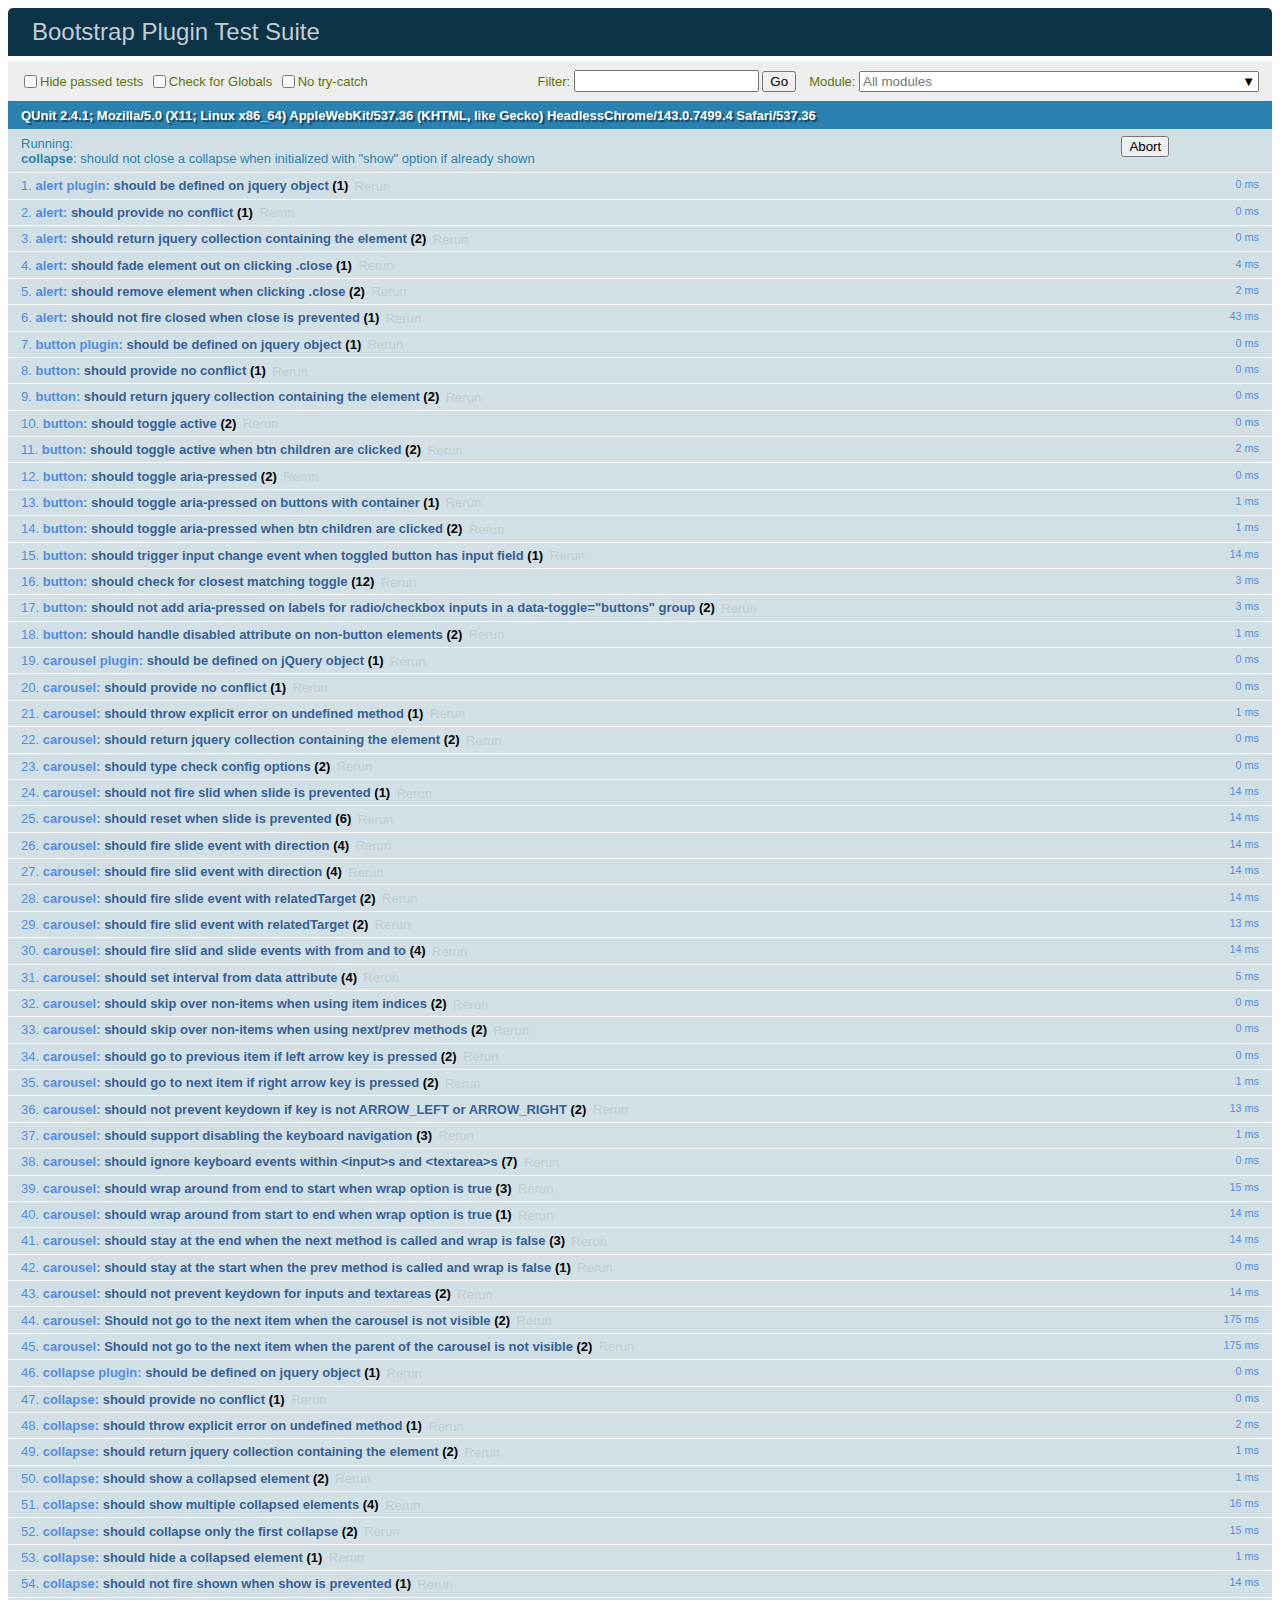
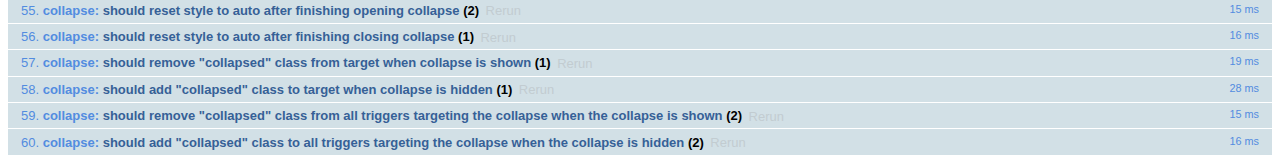
<file: vendor/bootstrap/js/tests/index.html>
<!doctype html>
<html lang="en">
  <head>
    <meta charset="utf-8">
    <meta name="viewport" content="width=device-width, initial-scale=1, shrink-to-fit=no">
    <title>Bootstrap Plugin Test Suite</title>

    <!-- jQuery -->
    <script>
      (function () {
        var path = '../../assets/js/vendor/jquery-slim.min.js'
        // get jquery param from the query string.
        var jQueryVersion = location.search.match(/[?&]jquery=(.*?)(?=&|$)/)

        // If a version was specified, use that version from our vendor folder
        if (jQueryVersion) {
          path = 'vendor/jquery-' + jQueryVersion[1] + '.min.js'
        }
        document.write('<script src="' + path + '"><\/script>')
      }())
    </script>
    <script src="../../assets/js/vendor/popper.min.js"></script>

    <!-- QUnit -->
    <link rel="stylesheet" href="vendor/qunit.css" media="screen">
    <script src="vendor/qunit.js"></script>

    <script>
      // Disable jQuery event aliases to ensure we don't accidentally use any of them
      [
        'blur',
        'focus',
        'focusin',
        'focusout',
        'resize',
        'scroll',
        'click',
        'dblclick',
        'mousedown',
        'mouseup',
        'mousemove',
        'mouseover',
        'mouseout',
        'mouseenter',
        'mouseleave',
        'change',
        'select',
        'submit',
        'keydown',
        'keypress',
        'keyup',
        'contextmenu'
      ].forEach(function(eventAlias) {
        $.fn[eventAlias] = function() {
          throw new Error('Using the ".' + eventAlias + '()" method is not allowed, so that Bootstrap can be compatible with custom jQuery builds which exclude the "event aliases" module that defines said method. See https://github.com/twbs/bootstrap/blob/master/CONTRIBUTING.md#js')
        }
      })

      // Require assert.expect in each test
      QUnit.config.requireExpects = true

      // See https://github.com/axemclion/grunt-saucelabs#test-result-details-with-qunit
      var log = []
      var testName

      QUnit.done(function(testResults) {
        var tests = []
        for (var i = 0; i < log.length; i++) {
          var details = log[i]
          tests.push({
            name: details.name,
            result: details.result,
            expected: details.expected,
            actual: details.actual,
            source: details.source
          })
        }
        testResults.tests = tests

        window.global_test_results = testResults
      })

      QUnit.testStart(function(testDetails) {
        QUnit.log(function(details) {
          if (!details.result) {
            details.name = testDetails.name
            log.push(details)
          }
        })
      })

      // Display fixture on-screen on iOS to avoid false positives
      // See https://github.com/twbs/bootstrap/pull/15955
      if (/iPhone|iPad|iPod/.test(navigator.userAgent)) {
        QUnit.begin(function() {
          $('#qunit-fixture').css({ top: 0, left: 0 })
        })

        QUnit.done(function() {
          $('#qunit-fixture').css({ top: '', left: '' })
        })
      }
    </script>

    <!-- Transpiled Plugins -->
    <script src="../dist/util.js"></script>
    <script src="../dist/alert.js"></script>
    <script src="../dist/button.js"></script>
    <script src="../dist/carousel.js"></script>
    <script src="../dist/collapse.js"></script>
    <script src="../dist/dropdown.js"></script>
    <script src="../dist/modal.js"></script>
    <script src="../dist/scrollspy.js"></script>
    <script src="../dist/tab.js"></script>
    <script src="../dist/tooltip.js"></script>
    <script src="../dist/popover.js"></script>

    <!-- Unit Tests -->
    <script src="unit/alert.js"></script>
    <script src="unit/button.js"></script>
    <script src="unit/carousel.js"></script>
    <script src="unit/collapse.js"></script>
    <script src="unit/dropdown.js"></script>
    <script src="unit/modal.js"></script>
    <script src="unit/scrollspy.js"></script>
    <script src="unit/tab.js"></script>
    <script src="unit/tooltip.js"></script>
    <script src="unit/popover.js"></script>
    <script src="unit/util.js"></script>
  </head>
  <body>
    <div id="qunit-container">
      <div id="qunit"></div>
      <div id="qunit-fixture"></div>
    </div>
  </body>
</html>
</file>
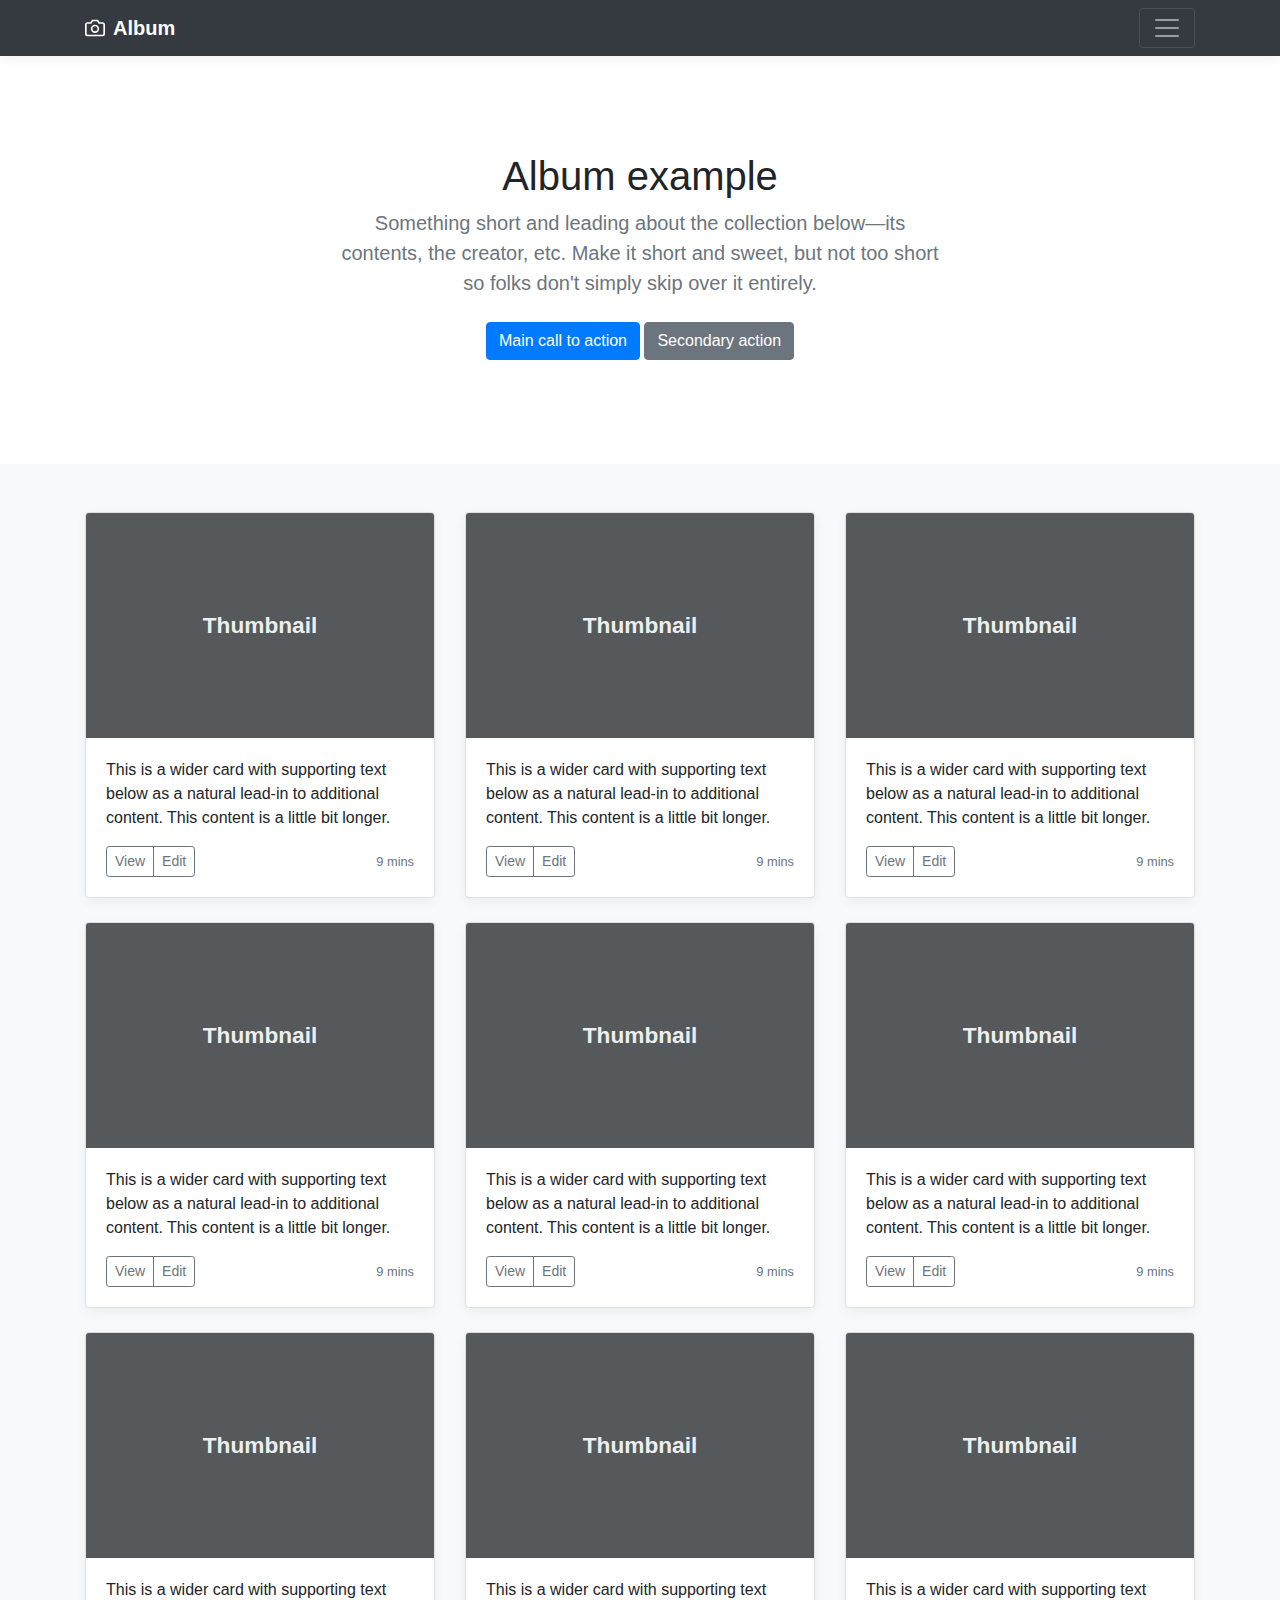
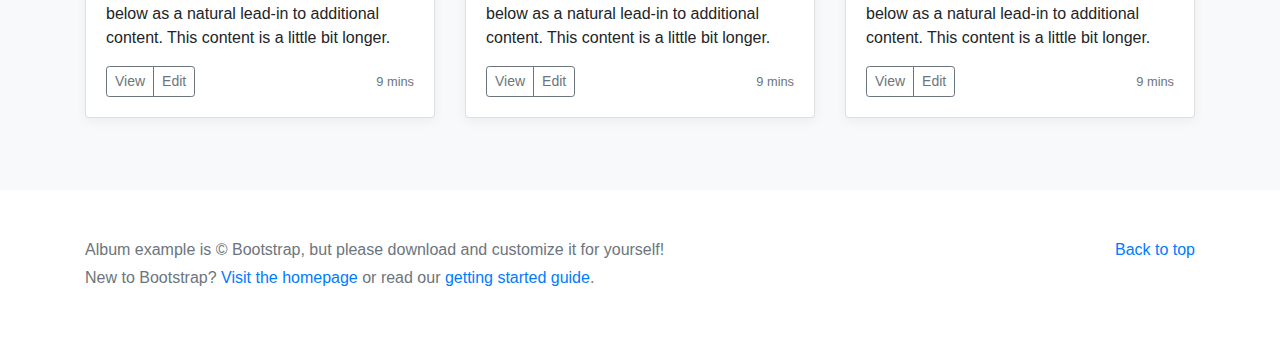
<file: vendor/bootstrap/docs/4.0/examples/album/index.html>
<!doctype html>
<html lang="en">
  <head>
    <meta charset="utf-8">
    <meta name="viewport" content="width=device-width, initial-scale=1, shrink-to-fit=no">
    <meta name="description" content="">
    <meta name="author" content="">
    <link rel="icon" href="../../../../favicon.ico">

    <title>Album example for Bootstrap</title>

    <!-- Bootstrap core CSS -->
    <link href="../../../../dist/css/bootstrap.min.css" rel="stylesheet">

    <!-- Custom styles for this template -->
    <link href="album.css" rel="stylesheet">
  </head>

  <body>

    <header>
      <div class="collapse bg-dark" id="navbarHeader">
        <div class="container">
          <div class="row">
            <div class="col-sm-8 col-md-7 py-4">
              <h4 class="text-white">About</h4>
              <p class="text-muted">Add some information about the album below, the author, or any other background context. Make it a few sentences long so folks can pick up some informative tidbits. Then, link them off to some social networking sites or contact information.</p>
            </div>
            <div class="col-sm-4 offset-md-1 py-4">
              <h4 class="text-white">Contact</h4>
              <ul class="list-unstyled">
                <li><a href="#" class="text-white">Follow on Twitter</a></li>
                <li><a href="#" class="text-white">Like on Facebook</a></li>
                <li><a href="#" class="text-white">Email me</a></li>
              </ul>
            </div>
          </div>
        </div>
      </div>
      <div class="navbar navbar-dark bg-dark box-shadow">
        <div class="container d-flex justify-content-between">
          <a href="#" class="navbar-brand d-flex align-items-center">
            <svg xmlns="http://www.w3.org/2000/svg" width="20" height="20" viewBox="0 0 24 24" fill="none" stroke="currentColor" stroke-width="2" stroke-linecap="round" stroke-linejoin="round" class="mr-2"><path d="M23 19a2 2 0 0 1-2 2H3a2 2 0 0 1-2-2V8a2 2 0 0 1 2-2h4l2-3h6l2 3h4a2 2 0 0 1 2 2z"></path><circle cx="12" cy="13" r="4"></circle></svg>
            <strong>Album</strong>
          </a>
          <button class="navbar-toggler" type="button" data-toggle="collapse" data-target="#navbarHeader" aria-controls="navbarHeader" aria-expanded="false" aria-label="Toggle navigation">
            <span class="navbar-toggler-icon"></span>
          </button>
        </div>
      </div>
    </header>

    <main role="main">

      <section class="jumbotron text-center">
        <div class="container">
          <h1 class="jumbotron-heading">Album example</h1>
          <p class="lead text-muted">Something short and leading about the collection below—its contents, the creator, etc. Make it short and sweet, but not too short so folks don't simply skip over it entirely.</p>
          <p>
            <a href="#" class="btn btn-primary my-2">Main call to action</a>
            <a href="#" class="btn btn-secondary my-2">Secondary action</a>
          </p>
        </div>
      </section>

      <div class="album py-5 bg-light">
        <div class="container">

          <div class="row">
            <div class="col-md-4">
              <div class="card mb-4 box-shadow">
                <img class="card-img-top" data-src="holder.js/100px225?theme=thumb&bg=55595c&fg=eceeef&text=Thumbnail" alt="Card image cap">
                <div class="card-body">
                  <p class="card-text">This is a wider card with supporting text below as a natural lead-in to additional content. This content is a little bit longer.</p>
                  <div class="d-flex justify-content-between align-items-center">
                    <div class="btn-group">
                      <button type="button" class="btn btn-sm btn-outline-secondary">View</button>
                      <button type="button" class="btn btn-sm btn-outline-secondary">Edit</button>
                    </div>
                    <small class="text-muted">9 mins</small>
                  </div>
                </div>
              </div>
            </div>
            <div class="col-md-4">
              <div class="card mb-4 box-shadow">
                <img class="card-img-top" data-src="holder.js/100px225?theme=thumb&bg=55595c&fg=eceeef&text=Thumbnail" alt="Card image cap">
                <div class="card-body">
                  <p class="card-text">This is a wider card with supporting text below as a natural lead-in to additional content. This content is a little bit longer.</p>
                  <div class="d-flex justify-content-between align-items-center">
                    <div class="btn-group">
                      <button type="button" class="btn btn-sm btn-outline-secondary">View</button>
                      <button type="button" class="btn btn-sm btn-outline-secondary">Edit</button>
                    </div>
                    <small class="text-muted">9 mins</small>
                  </div>
                </div>
              </div>
            </div>
            <div class="col-md-4">
              <div class="card mb-4 box-shadow">
                <img class="card-img-top" data-src="holder.js/100px225?theme=thumb&bg=55595c&fg=eceeef&text=Thumbnail" alt="Card image cap">
                <div class="card-body">
                  <p class="card-text">This is a wider card with supporting text below as a natural lead-in to additional content. This content is a little bit longer.</p>
                  <div class="d-flex justify-content-between align-items-center">
                    <div class="btn-group">
                      <button type="button" class="btn btn-sm btn-outline-secondary">View</button>
                      <button type="button" class="btn btn-sm btn-outline-secondary">Edit</button>
                    </div>
                    <small class="text-muted">9 mins</small>
                  </div>
                </div>
              </div>
            </div>

            <div class="col-md-4">
              <div class="card mb-4 box-shadow">
                <img class="card-img-top" data-src="holder.js/100px225?theme=thumb&bg=55595c&fg=eceeef&text=Thumbnail" alt="Card image cap">
                <div class="card-body">
                  <p class="card-text">This is a wider card with supporting text below as a natural lead-in to additional content. This content is a little bit longer.</p>
                  <div class="d-flex justify-content-between align-items-center">
                    <div class="btn-group">
                      <button type="button" class="btn btn-sm btn-outline-secondary">View</button>
                      <button type="button" class="btn btn-sm btn-outline-secondary">Edit</button>
                    </div>
                    <small class="text-muted">9 mins</small>
                  </div>
                </div>
              </div>
            </div>
            <div class="col-md-4">
              <div class="card mb-4 box-shadow">
                <img class="card-img-top" data-src="holder.js/100px225?theme=thumb&bg=55595c&fg=eceeef&text=Thumbnail" alt="Card image cap">
                <div class="card-body">
                  <p class="card-text">This is a wider card with supporting text below as a natural lead-in to additional content. This content is a little bit longer.</p>
                  <div class="d-flex justify-content-between align-items-center">
                    <div class="btn-group">
                      <button type="button" class="btn btn-sm btn-outline-secondary">View</button>
                      <button type="button" class="btn btn-sm btn-outline-secondary">Edit</button>
                    </div>
                    <small class="text-muted">9 mins</small>
                  </div>
                </div>
              </div>
            </div>
            <div class="col-md-4">
              <div class="card mb-4 box-shadow">
                <img class="card-img-top" data-src="holder.js/100px225?theme=thumb&bg=55595c&fg=eceeef&text=Thumbnail" alt="Card image cap">
                <div class="card-body">
                  <p class="card-text">This is a wider card with supporting text below as a natural lead-in to additional content. This content is a little bit longer.</p>
                  <div class="d-flex justify-content-between align-items-center">
                    <div class="btn-group">
                      <button type="button" class="btn btn-sm btn-outline-secondary">View</button>
                      <button type="button" class="btn btn-sm btn-outline-secondary">Edit</button>
                    </div>
                    <small class="text-muted">9 mins</small>
                  </div>
                </div>
              </div>
            </div>

            <div class="col-md-4">
              <div class="card mb-4 box-shadow">
                <img class="card-img-top" data-src="holder.js/100px225?theme=thumb&bg=55595c&fg=eceeef&text=Thumbnail" alt="Card image cap">
                <div class="card-body">
                  <p class="card-text">This is a wider card with supporting text below as a natural lead-in to additional content. This content is a little bit longer.</p>
                  <div class="d-flex justify-content-between align-items-center">
                    <div class="btn-group">
                      <button type="button" class="btn btn-sm btn-outline-secondary">View</button>
                      <button type="button" class="btn btn-sm btn-outline-secondary">Edit</button>
                    </div>
                    <small class="text-muted">9 mins</small>
                  </div>
                </div>
              </div>
            </div>
            <div class="col-md-4">
              <div class="card mb-4 box-shadow">
                <img class="card-img-top" data-src="holder.js/100px225?theme=thumb&bg=55595c&fg=eceeef&text=Thumbnail" alt="Card image cap">
                <div class="card-body">
                  <p class="card-text">This is a wider card with supporting text below as a natural lead-in to additional content. This content is a little bit longer.</p>
                  <div class="d-flex justify-content-between align-items-center">
                    <div class="btn-group">
                      <button type="button" class="btn btn-sm btn-outline-secondary">View</button>
                      <button type="button" class="btn btn-sm btn-outline-secondary">Edit</button>
                    </div>
                    <small class="text-muted">9 mins</small>
                  </div>
                </div>
              </div>
            </div>
            <div class="col-md-4">
              <div class="card mb-4 box-shadow">
                <img class="card-img-top" data-src="holder.js/100px225?theme=thumb&bg=55595c&fg=eceeef&text=Thumbnail" alt="Card image cap">
                <div class="card-body">
                  <p class="card-text">This is a wider card with supporting text below as a natural lead-in to additional content. This content is a little bit longer.</p>
                  <div class="d-flex justify-content-between align-items-center">
                    <div class="btn-group">
                      <button type="button" class="btn btn-sm btn-outline-secondary">View</button>
                      <button type="button" class="btn btn-sm btn-outline-secondary">Edit</button>
                    </div>
                    <small class="text-muted">9 mins</small>
                  </div>
                </div>
              </div>
            </div>
          </div>
        </div>
      </div>

    </main>

    <footer class="text-muted">
      <div class="container">
        <p class="float-right">
          <a href="#">Back to top</a>
        </p>
        <p>Album example is &copy; Bootstrap, but please download and customize it for yourself!</p>
        <p>New to Bootstrap? <a href="../../">Visit the homepage</a> or read our <a href="../../getting-started/">getting started guide</a>.</p>
      </div>
    </footer>

    <!-- Bootstrap core JavaScript
    ================================================== -->
    <!-- Placed at the end of the document so the pages load faster -->
    <script src="https://code.jquery.com/jquery-3.2.1.slim.min.js" integrity="sha384-KJ3o2DKtIkvYIK3UENzmM7KCkRr/rE9/Qpg6aAZGJwFDMVNA/GpGFF93hXpG5KkN" crossorigin="anonymous"></script>
    <script>window.jQuery || document.write('<script src="../../../../assets/js/vendor/jquery-slim.min.js"><\/script>')</script>
    <script src="../../../../assets/js/vendor/popper.min.js"></script>
    <script src="../../../../dist/js/bootstrap.min.js"></script>
    <script src="../../../../assets/js/vendor/holder.min.js"></script>
  </body>
</html>
</file>
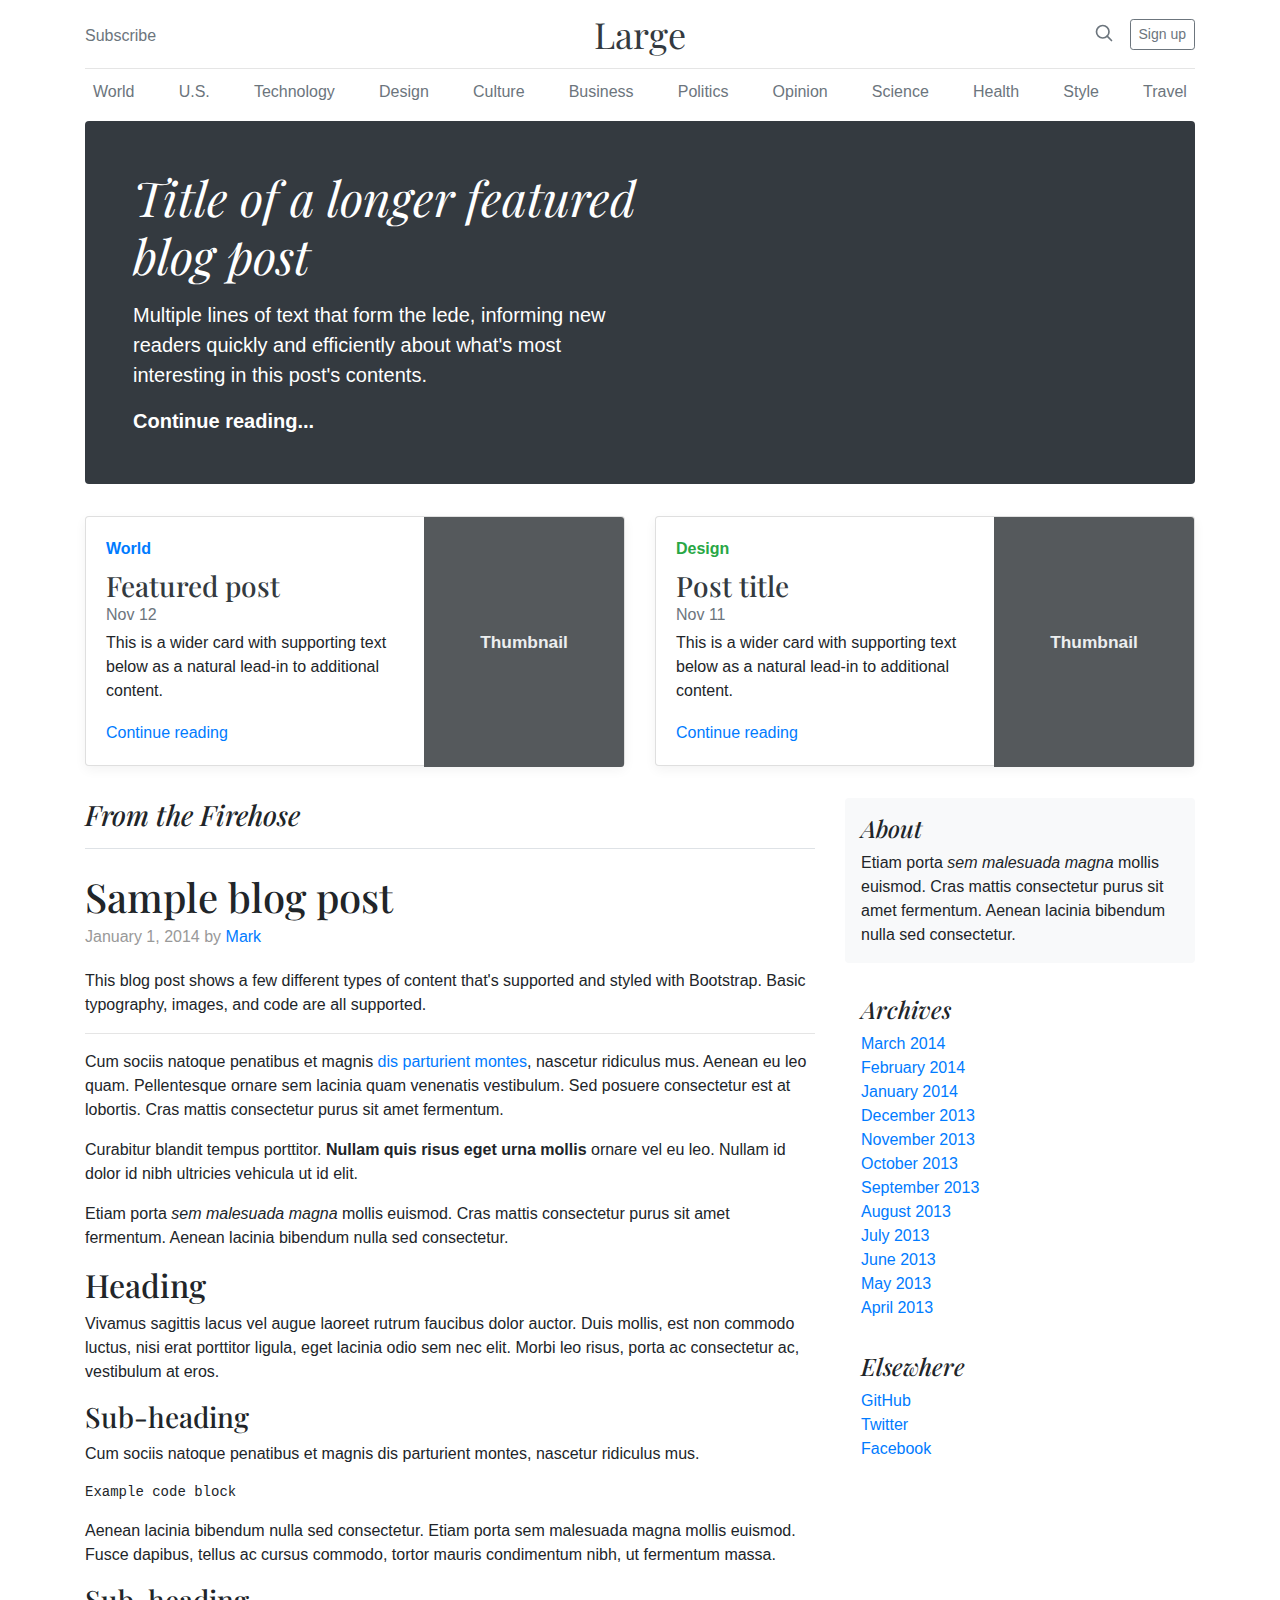
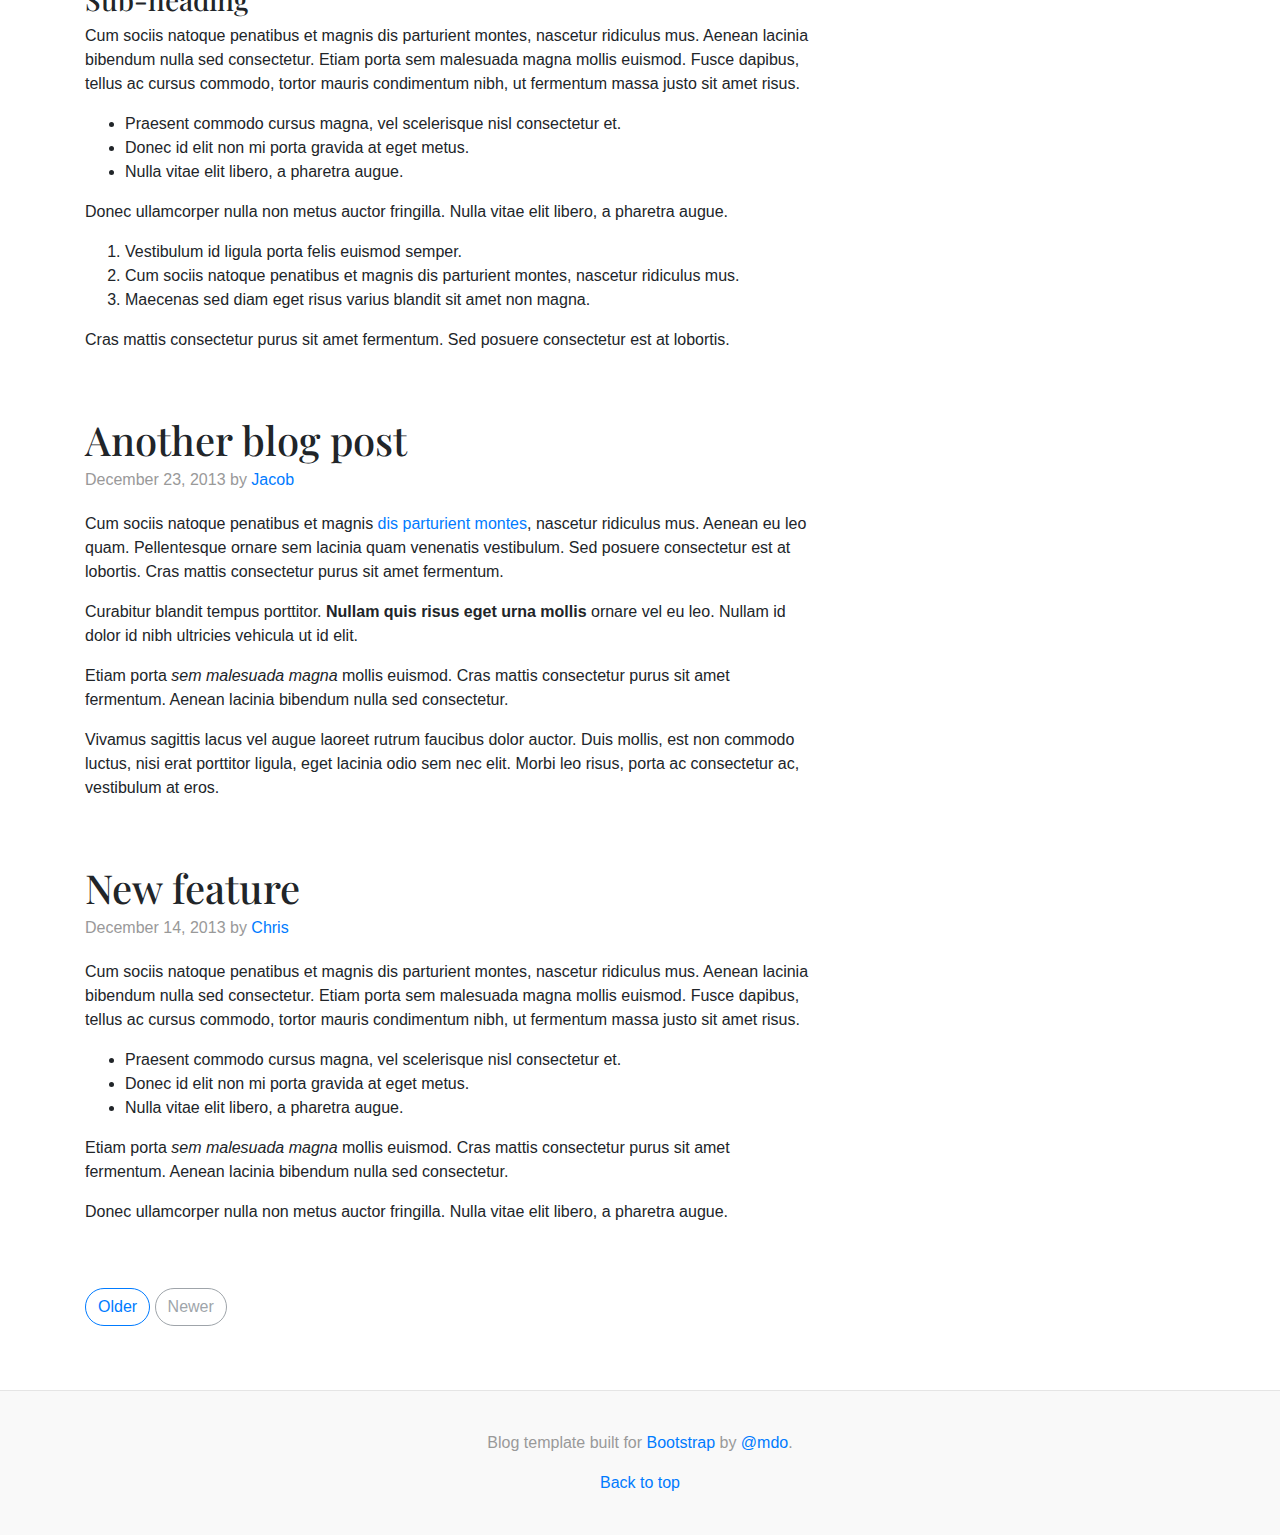
<file: vendor/bootstrap/docs/4.0/examples/blog/index.html>
<!doctype html>
<html lang="en">
  <head>
    <meta charset="utf-8">
    <meta name="viewport" content="width=device-width, initial-scale=1, shrink-to-fit=no">
    <meta name="description" content="">
    <meta name="author" content="">
    <link rel="icon" href="../../../../favicon.ico">

    <title>Blog Template for Bootstrap</title>

    <!-- Bootstrap core CSS -->
    <link href="../../../../dist/css/bootstrap.min.css" rel="stylesheet">

    <!-- Custom styles for this template -->
    <link href="https://fonts.googleapis.com/css?family=Playfair+Display:700,900" rel="stylesheet">
    <link href="blog.css" rel="stylesheet">
  </head>

  <body>

    <div class="container">
      <header class="blog-header py-3">
        <div class="row flex-nowrap justify-content-between align-items-center">
          <div class="col-4 pt-1">
            <a class="text-muted" href="#">Subscribe</a>
          </div>
          <div class="col-4 text-center">
            <a class="blog-header-logo text-dark" href="#">Large</a>
          </div>
          <div class="col-4 d-flex justify-content-end align-items-center">
            <a class="text-muted" href="#">
              <svg xmlns="http://www.w3.org/2000/svg" width="20" height="20" viewBox="0 0 24 24" fill="none" stroke="currentColor" stroke-width="2" stroke-linecap="round" stroke-linejoin="round" class="mx-3"><circle cx="10.5" cy="10.5" r="7.5"></circle><line x1="21" y1="21" x2="15.8" y2="15.8"></line></svg>
            </a>
            <a class="btn btn-sm btn-outline-secondary" href="#">Sign up</a>
          </div>
        </div>
      </header>

      <div class="nav-scroller py-1 mb-2">
        <nav class="nav d-flex justify-content-between">
          <a class="p-2 text-muted" href="#">World</a>
          <a class="p-2 text-muted" href="#">U.S.</a>
          <a class="p-2 text-muted" href="#">Technology</a>
          <a class="p-2 text-muted" href="#">Design</a>
          <a class="p-2 text-muted" href="#">Culture</a>
          <a class="p-2 text-muted" href="#">Business</a>
          <a class="p-2 text-muted" href="#">Politics</a>
          <a class="p-2 text-muted" href="#">Opinion</a>
          <a class="p-2 text-muted" href="#">Science</a>
          <a class="p-2 text-muted" href="#">Health</a>
          <a class="p-2 text-muted" href="#">Style</a>
          <a class="p-2 text-muted" href="#">Travel</a>
        </nav>
      </div>

      <div class="jumbotron p-3 p-md-5 text-white rounded bg-dark">
        <div class="col-md-6 px-0">
          <h1 class="display-4 font-italic">Title of a longer featured blog post</h1>
          <p class="lead my-3">Multiple lines of text that form the lede, informing new readers quickly and efficiently about what's most interesting in this post's contents.</p>
          <p class="lead mb-0"><a href="#" class="text-white font-weight-bold">Continue reading...</a></p>
        </div>
      </div>

      <div class="row mb-2">
        <div class="col-md-6">
          <div class="card flex-md-row mb-4 box-shadow h-md-250">
            <div class="card-body d-flex flex-column align-items-start">
              <strong class="d-inline-block mb-2 text-primary">World</strong>
              <h3 class="mb-0">
                <a class="text-dark" href="#">Featured post</a>
              </h3>
              <div class="mb-1 text-muted">Nov 12</div>
              <p class="card-text mb-auto">This is a wider card with supporting text below as a natural lead-in to additional content.</p>
              <a href="#">Continue reading</a>
            </div>
            <img class="card-img-right flex-auto d-none d-md-block" data-src="holder.js/200x250?theme=thumb" alt="Card image cap">
          </div>
        </div>
        <div class="col-md-6">
          <div class="card flex-md-row mb-4 box-shadow h-md-250">
            <div class="card-body d-flex flex-column align-items-start">
              <strong class="d-inline-block mb-2 text-success">Design</strong>
              <h3 class="mb-0">
                <a class="text-dark" href="#">Post title</a>
              </h3>
              <div class="mb-1 text-muted">Nov 11</div>
              <p class="card-text mb-auto">This is a wider card with supporting text below as a natural lead-in to additional content.</p>
              <a href="#">Continue reading</a>
            </div>
            <img class="card-img-right flex-auto d-none d-md-block" data-src="holder.js/200x250?theme=thumb" alt="Card image cap">
          </div>
        </div>
      </div>
    </div>

    <main role="main" class="container">
      <div class="row">
        <div class="col-md-8 blog-main">
          <h3 class="pb-3 mb-4 font-italic border-bottom">
            From the Firehose
          </h3>

          <div class="blog-post">
            <h2 class="blog-post-title">Sample blog post</h2>
            <p class="blog-post-meta">January 1, 2014 by <a href="#">Mark</a></p>

            <p>This blog post shows a few different types of content that's supported and styled with Bootstrap. Basic typography, images, and code are all supported.</p>
            <hr>
            <p>Cum sociis natoque penatibus et magnis <a href="#">dis parturient montes</a>, nascetur ridiculus mus. Aenean eu leo quam. Pellentesque ornare sem lacinia quam venenatis vestibulum. Sed posuere consectetur est at lobortis. Cras mattis consectetur purus sit amet fermentum.</p>
            <blockquote>
              <p>Curabitur blandit tempus porttitor. <strong>Nullam quis risus eget urna mollis</strong> ornare vel eu leo. Nullam id dolor id nibh ultricies vehicula ut id elit.</p>
            </blockquote>
            <p>Etiam porta <em>sem malesuada magna</em> mollis euismod. Cras mattis consectetur purus sit amet fermentum. Aenean lacinia bibendum nulla sed consectetur.</p>
            <h2>Heading</h2>
            <p>Vivamus sagittis lacus vel augue laoreet rutrum faucibus dolor auctor. Duis mollis, est non commodo luctus, nisi erat porttitor ligula, eget lacinia odio sem nec elit. Morbi leo risus, porta ac consectetur ac, vestibulum at eros.</p>
            <h3>Sub-heading</h3>
            <p>Cum sociis natoque penatibus et magnis dis parturient montes, nascetur ridiculus mus.</p>
            <pre><code>Example code block</code></pre>
            <p>Aenean lacinia bibendum nulla sed consectetur. Etiam porta sem malesuada magna mollis euismod. Fusce dapibus, tellus ac cursus commodo, tortor mauris condimentum nibh, ut fermentum massa.</p>
            <h3>Sub-heading</h3>
            <p>Cum sociis natoque penatibus et magnis dis parturient montes, nascetur ridiculus mus. Aenean lacinia bibendum nulla sed consectetur. Etiam porta sem malesuada magna mollis euismod. Fusce dapibus, tellus ac cursus commodo, tortor mauris condimentum nibh, ut fermentum massa justo sit amet risus.</p>
            <ul>
              <li>Praesent commodo cursus magna, vel scelerisque nisl consectetur et.</li>
              <li>Donec id elit non mi porta gravida at eget metus.</li>
              <li>Nulla vitae elit libero, a pharetra augue.</li>
            </ul>
            <p>Donec ullamcorper nulla non metus auctor fringilla. Nulla vitae elit libero, a pharetra augue.</p>
            <ol>
              <li>Vestibulum id ligula porta felis euismod semper.</li>
              <li>Cum sociis natoque penatibus et magnis dis parturient montes, nascetur ridiculus mus.</li>
              <li>Maecenas sed diam eget risus varius blandit sit amet non magna.</li>
            </ol>
            <p>Cras mattis consectetur purus sit amet fermentum. Sed posuere consectetur est at lobortis.</p>
          </div><!-- /.blog-post -->

          <div class="blog-post">
            <h2 class="blog-post-title">Another blog post</h2>
            <p class="blog-post-meta">December 23, 2013 by <a href="#">Jacob</a></p>

            <p>Cum sociis natoque penatibus et magnis <a href="#">dis parturient montes</a>, nascetur ridiculus mus. Aenean eu leo quam. Pellentesque ornare sem lacinia quam venenatis vestibulum. Sed posuere consectetur est at lobortis. Cras mattis consectetur purus sit amet fermentum.</p>
            <blockquote>
              <p>Curabitur blandit tempus porttitor. <strong>Nullam quis risus eget urna mollis</strong> ornare vel eu leo. Nullam id dolor id nibh ultricies vehicula ut id elit.</p>
            </blockquote>
            <p>Etiam porta <em>sem malesuada magna</em> mollis euismod. Cras mattis consectetur purus sit amet fermentum. Aenean lacinia bibendum nulla sed consectetur.</p>
            <p>Vivamus sagittis lacus vel augue laoreet rutrum faucibus dolor auctor. Duis mollis, est non commodo luctus, nisi erat porttitor ligula, eget lacinia odio sem nec elit. Morbi leo risus, porta ac consectetur ac, vestibulum at eros.</p>
          </div><!-- /.blog-post -->

          <div class="blog-post">
            <h2 class="blog-post-title">New feature</h2>
            <p class="blog-post-meta">December 14, 2013 by <a href="#">Chris</a></p>

            <p>Cum sociis natoque penatibus et magnis dis parturient montes, nascetur ridiculus mus. Aenean lacinia bibendum nulla sed consectetur. Etiam porta sem malesuada magna mollis euismod. Fusce dapibus, tellus ac cursus commodo, tortor mauris condimentum nibh, ut fermentum massa justo sit amet risus.</p>
            <ul>
              <li>Praesent commodo cursus magna, vel scelerisque nisl consectetur et.</li>
              <li>Donec id elit non mi porta gravida at eget metus.</li>
              <li>Nulla vitae elit libero, a pharetra augue.</li>
            </ul>
            <p>Etiam porta <em>sem malesuada magna</em> mollis euismod. Cras mattis consectetur purus sit amet fermentum. Aenean lacinia bibendum nulla sed consectetur.</p>
            <p>Donec ullamcorper nulla non metus auctor fringilla. Nulla vitae elit libero, a pharetra augue.</p>
          </div><!-- /.blog-post -->

          <nav class="blog-pagination">
            <a class="btn btn-outline-primary" href="#">Older</a>
            <a class="btn btn-outline-secondary disabled" href="#">Newer</a>
          </nav>

        </div><!-- /.blog-main -->

        <aside class="col-md-4 blog-sidebar">
          <div class="p-3 mb-3 bg-light rounded">
            <h4 class="font-italic">About</h4>
            <p class="mb-0">Etiam porta <em>sem malesuada magna</em> mollis euismod. Cras mattis consectetur purus sit amet fermentum. Aenean lacinia bibendum nulla sed consectetur.</p>
          </div>

          <div class="p-3">
            <h4 class="font-italic">Archives</h4>
            <ol class="list-unstyled mb-0">
              <li><a href="#">March 2014</a></li>
              <li><a href="#">February 2014</a></li>
              <li><a href="#">January 2014</a></li>
              <li><a href="#">December 2013</a></li>
              <li><a href="#">November 2013</a></li>
              <li><a href="#">October 2013</a></li>
              <li><a href="#">September 2013</a></li>
              <li><a href="#">August 2013</a></li>
              <li><a href="#">July 2013</a></li>
              <li><a href="#">June 2013</a></li>
              <li><a href="#">May 2013</a></li>
              <li><a href="#">April 2013</a></li>
            </ol>
          </div>

          <div class="p-3">
            <h4 class="font-italic">Elsewhere</h4>
            <ol class="list-unstyled">
              <li><a href="#">GitHub</a></li>
              <li><a href="#">Twitter</a></li>
              <li><a href="#">Facebook</a></li>
            </ol>
          </div>
        </aside><!-- /.blog-sidebar -->

      </div><!-- /.row -->

    </main><!-- /.container -->

    <footer class="blog-footer">
      <p>Blog template built for <a href="https://getbootstrap.com/">Bootstrap</a> by <a href="https://twitter.com/mdo">@mdo</a>.</p>
      <p>
        <a href="#">Back to top</a>
      </p>
    </footer>

    <!-- Bootstrap core JavaScript
    ================================================== -->
    <!-- Placed at the end of the document so the pages load faster -->
    <script src="https://code.jquery.com/jquery-3.2.1.slim.min.js" integrity="sha384-KJ3o2DKtIkvYIK3UENzmM7KCkRr/rE9/Qpg6aAZGJwFDMVNA/GpGFF93hXpG5KkN" crossorigin="anonymous"></script>
    <script>window.jQuery || document.write('<script src="../../../../assets/js/vendor/jquery-slim.min.js"><\/script>')</script>
    <script src="../../../../assets/js/vendor/popper.min.js"></script>
    <script src="../../../../dist/js/bootstrap.min.js"></script>
    <script src="../../../../assets/js/vendor/holder.min.js"></script>
    <script>
      Holder.addTheme('thumb', {
        bg: '#55595c',
        fg: '#eceeef',
        text: 'Thumbnail'
      });
    </script>
  </body>
</html>
</file>
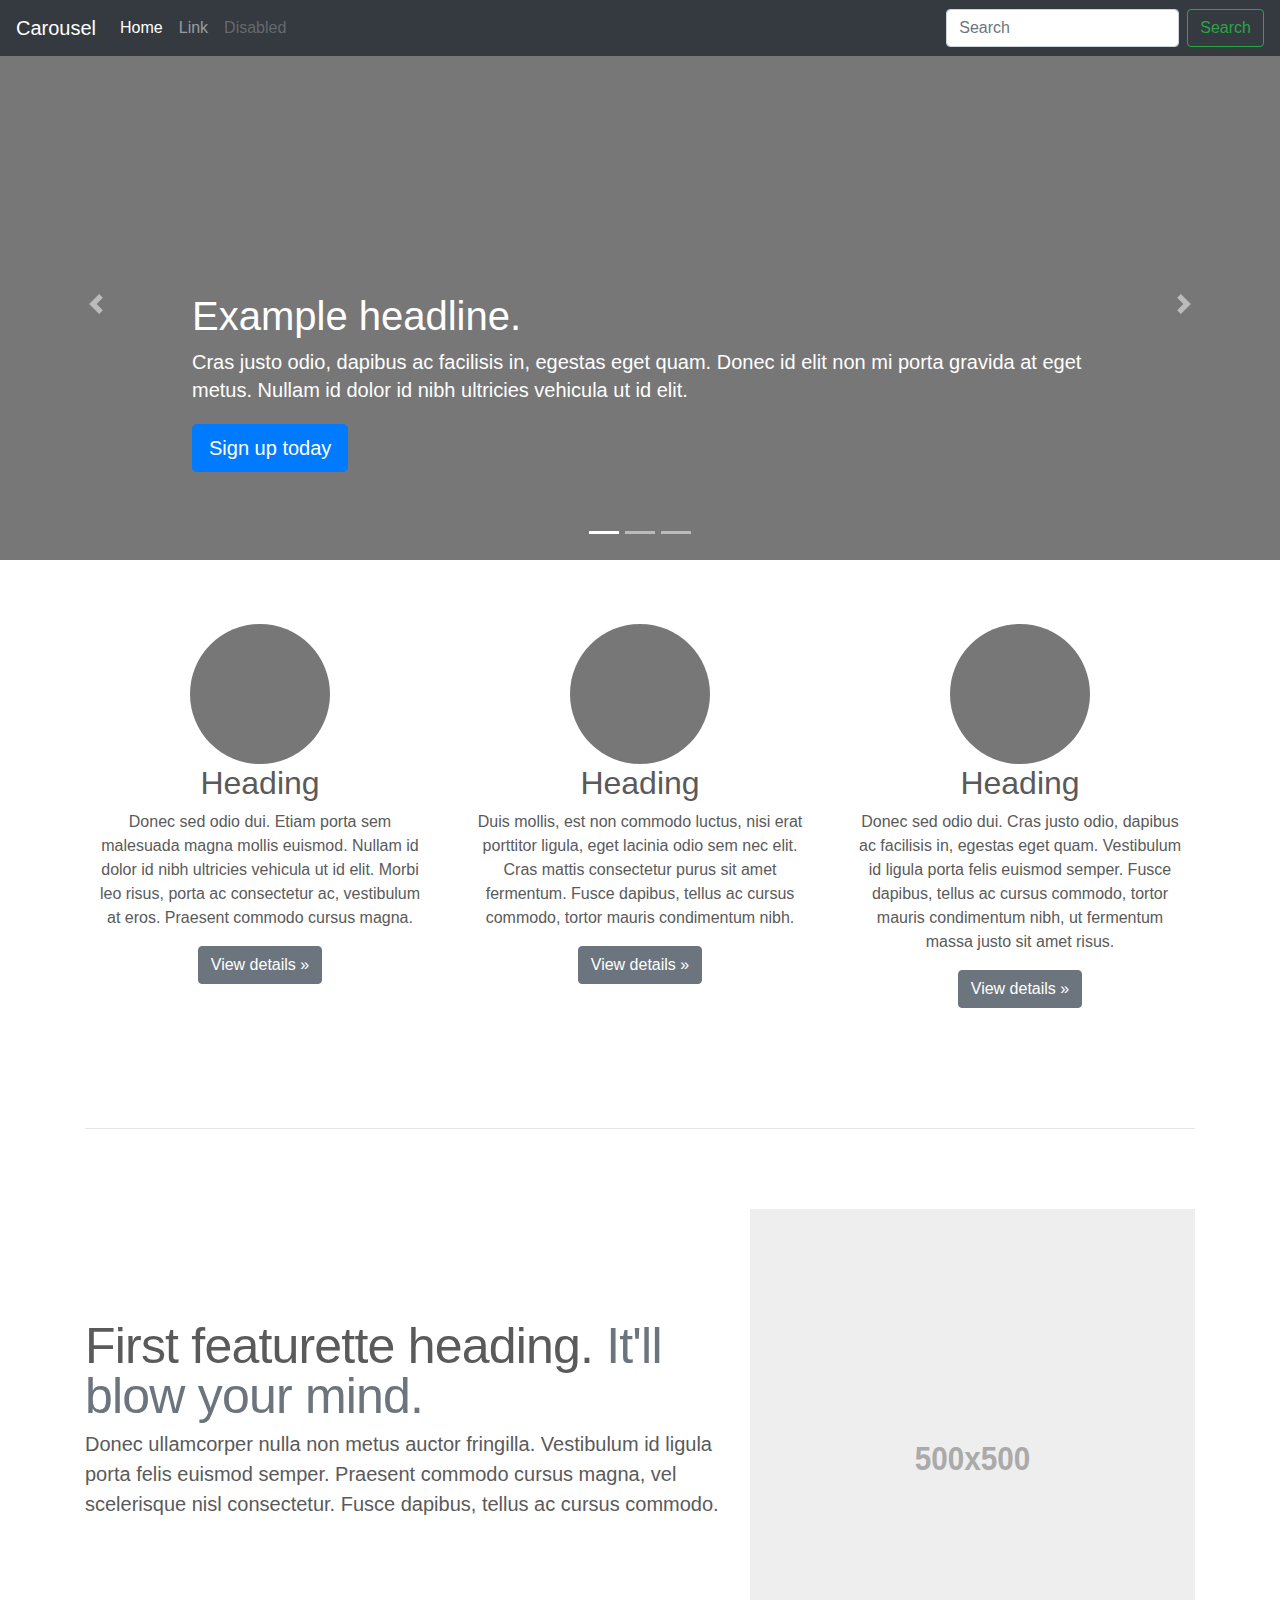
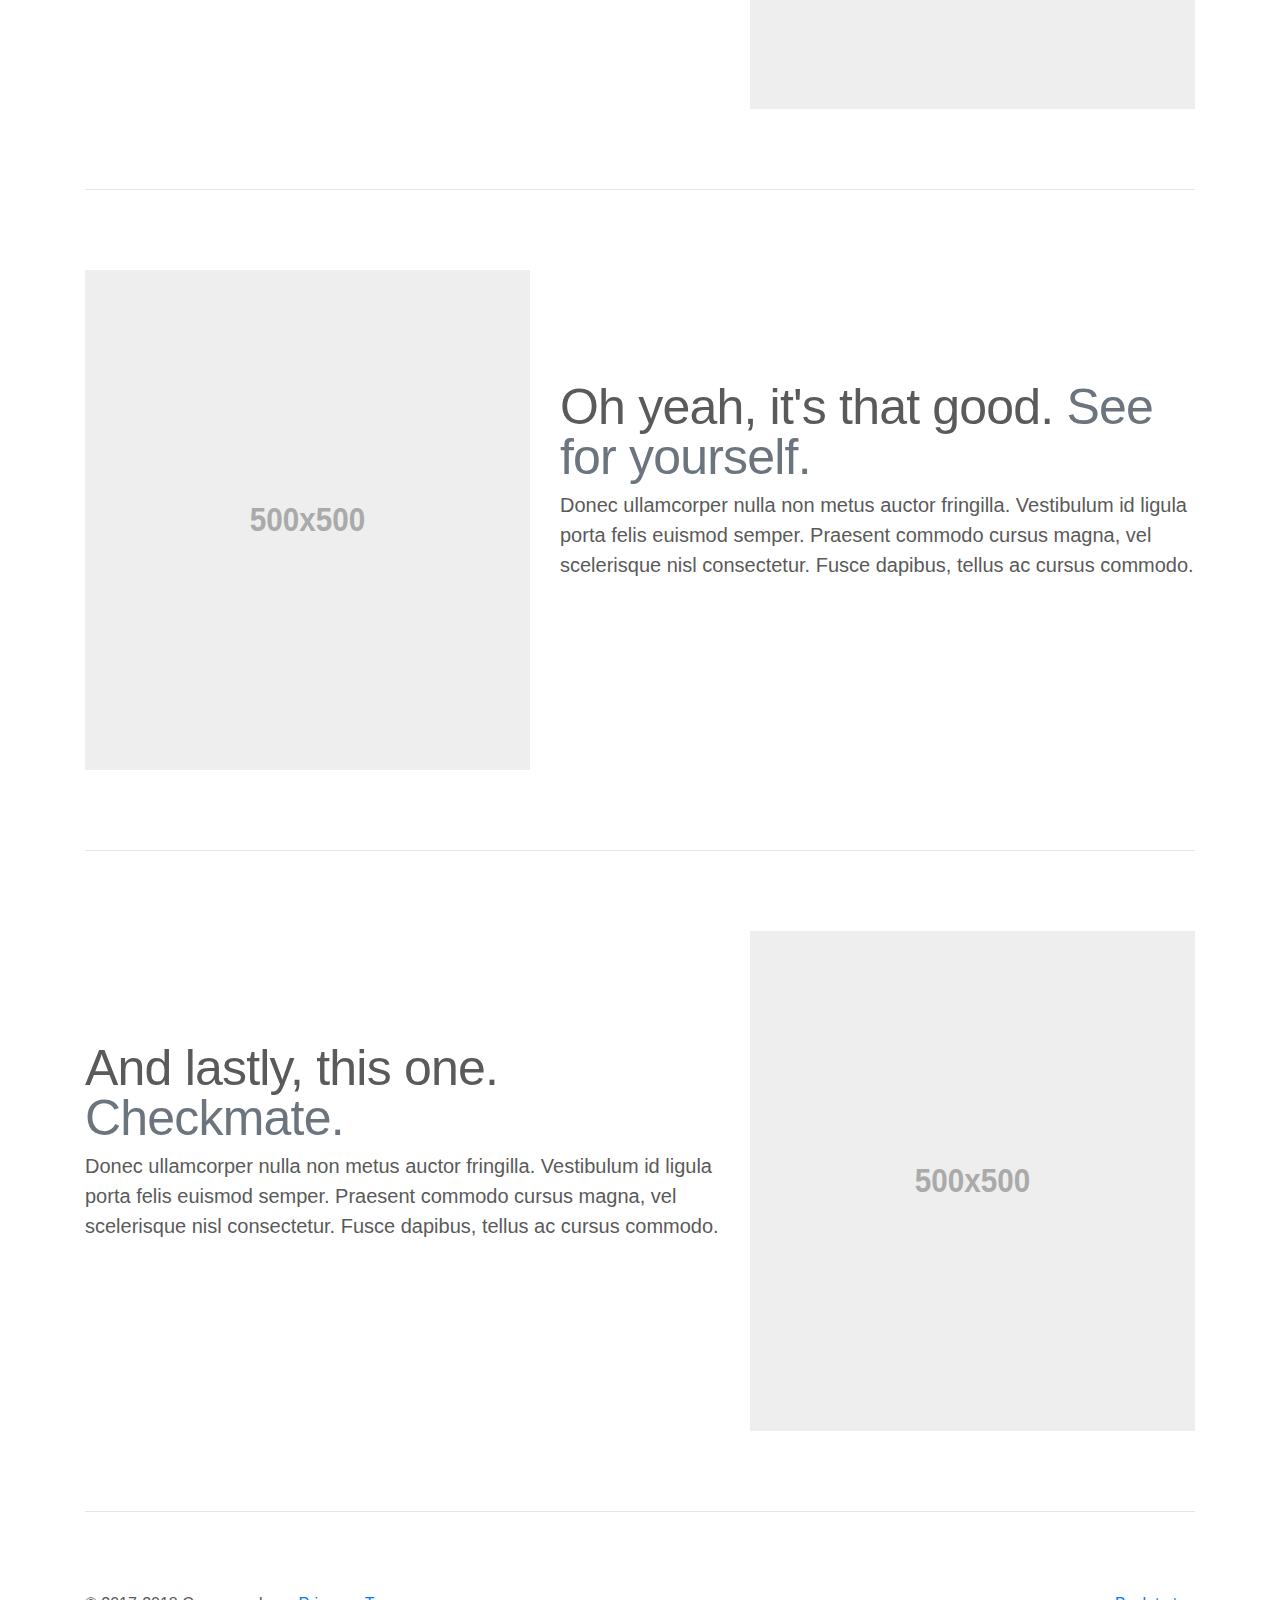
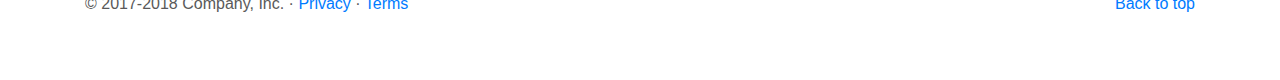
<file: vendor/bootstrap/docs/4.0/examples/carousel/index.html>
<!doctype html>
<html lang="en">
  <head>
    <meta charset="utf-8">
    <meta name="viewport" content="width=device-width, initial-scale=1, shrink-to-fit=no">
    <meta name="description" content="">
    <meta name="author" content="">
    <link rel="icon" href="../../../../favicon.ico">

    <title>Carousel Template for Bootstrap</title>

    <!-- Bootstrap core CSS -->
    <link href="../../../../dist/css/bootstrap.min.css" rel="stylesheet">

    <!-- Custom styles for this template -->
    <link href="carousel.css" rel="stylesheet">
  </head>
  <body>

    <header>
      <nav class="navbar navbar-expand-md navbar-dark fixed-top bg-dark">
        <a class="navbar-brand" href="#">Carousel</a>
        <button class="navbar-toggler" type="button" data-toggle="collapse" data-target="#navbarCollapse" aria-controls="navbarCollapse" aria-expanded="false" aria-label="Toggle navigation">
          <span class="navbar-toggler-icon"></span>
        </button>
        <div class="collapse navbar-collapse" id="navbarCollapse">
          <ul class="navbar-nav mr-auto">
            <li class="nav-item active">
              <a class="nav-link" href="#">Home <span class="sr-only">(current)</span></a>
            </li>
            <li class="nav-item">
              <a class="nav-link" href="#">Link</a>
            </li>
            <li class="nav-item">
              <a class="nav-link disabled" href="#">Disabled</a>
            </li>
          </ul>
          <form class="form-inline mt-2 mt-md-0">
            <input class="form-control mr-sm-2" type="text" placeholder="Search" aria-label="Search">
            <button class="btn btn-outline-success my-2 my-sm-0" type="submit">Search</button>
          </form>
        </div>
      </nav>
    </header>

    <main role="main">

      <div id="myCarousel" class="carousel slide" data-ride="carousel">
        <ol class="carousel-indicators">
          <li data-target="#myCarousel" data-slide-to="0" class="active"></li>
          <li data-target="#myCarousel" data-slide-to="1"></li>
          <li data-target="#myCarousel" data-slide-to="2"></li>
        </ol>
        <div class="carousel-inner">
          <div class="carousel-item active">
            <img class="first-slide" src="[data-uri]" alt="First slide">
            <div class="container">
              <div class="carousel-caption text-left">
                <h1>Example headline.</h1>
                <p>Cras justo odio, dapibus ac facilisis in, egestas eget quam. Donec id elit non mi porta gravida at eget metus. Nullam id dolor id nibh ultricies vehicula ut id elit.</p>
                <p><a class="btn btn-lg btn-primary" href="#" role="button">Sign up today</a></p>
              </div>
            </div>
          </div>
          <div class="carousel-item">
            <img class="second-slide" src="[data-uri]" alt="Second slide">
            <div class="container">
              <div class="carousel-caption">
                <h1>Another example headline.</h1>
                <p>Cras justo odio, dapibus ac facilisis in, egestas eget quam. Donec id elit non mi porta gravida at eget metus. Nullam id dolor id nibh ultricies vehicula ut id elit.</p>
                <p><a class="btn btn-lg btn-primary" href="#" role="button">Learn more</a></p>
              </div>
            </div>
          </div>
          <div class="carousel-item">
            <img class="third-slide" src="[data-uri]" alt="Third slide">
            <div class="container">
              <div class="carousel-caption text-right">
                <h1>One more for good measure.</h1>
                <p>Cras justo odio, dapibus ac facilisis in, egestas eget quam. Donec id elit non mi porta gravida at eget metus. Nullam id dolor id nibh ultricies vehicula ut id elit.</p>
                <p><a class="btn btn-lg btn-primary" href="#" role="button">Browse gallery</a></p>
              </div>
            </div>
          </div>
        </div>
        <a class="carousel-control-prev" href="#myCarousel" role="button" data-slide="prev">
          <span class="carousel-control-prev-icon" aria-hidden="true"></span>
          <span class="sr-only">Previous</span>
        </a>
        <a class="carousel-control-next" href="#myCarousel" role="button" data-slide="next">
          <span class="carousel-control-next-icon" aria-hidden="true"></span>
          <span class="sr-only">Next</span>
        </a>
      </div>


      <!-- Marketing messaging and featurettes
      ================================================== -->
      <!-- Wrap the rest of the page in another container to center all the content. -->

      <div class="container marketing">

        <!-- Three columns of text below the carousel -->
        <div class="row">
          <div class="col-lg-4">
            <img class="rounded-circle" src="[data-uri]" alt="Generic placeholder image" width="140" height="140">
            <h2>Heading</h2>
            <p>Donec sed odio dui. Etiam porta sem malesuada magna mollis euismod. Nullam id dolor id nibh ultricies vehicula ut id elit. Morbi leo risus, porta ac consectetur ac, vestibulum at eros. Praesent commodo cursus magna.</p>
            <p><a class="btn btn-secondary" href="#" role="button">View details &raquo;</a></p>
          </div><!-- /.col-lg-4 -->
          <div class="col-lg-4">
            <img class="rounded-circle" src="[data-uri]" alt="Generic placeholder image" width="140" height="140">
            <h2>Heading</h2>
            <p>Duis mollis, est non commodo luctus, nisi erat porttitor ligula, eget lacinia odio sem nec elit. Cras mattis consectetur purus sit amet fermentum. Fusce dapibus, tellus ac cursus commodo, tortor mauris condimentum nibh.</p>
            <p><a class="btn btn-secondary" href="#" role="button">View details &raquo;</a></p>
          </div><!-- /.col-lg-4 -->
          <div class="col-lg-4">
            <img class="rounded-circle" src="[data-uri]" alt="Generic placeholder image" width="140" height="140">
            <h2>Heading</h2>
            <p>Donec sed odio dui. Cras justo odio, dapibus ac facilisis in, egestas eget quam. Vestibulum id ligula porta felis euismod semper. Fusce dapibus, tellus ac cursus commodo, tortor mauris condimentum nibh, ut fermentum massa justo sit amet risus.</p>
            <p><a class="btn btn-secondary" href="#" role="button">View details &raquo;</a></p>
          </div><!-- /.col-lg-4 -->
        </div><!-- /.row -->


        <!-- START THE FEATURETTES -->

        <hr class="featurette-divider">

        <div class="row featurette">
          <div class="col-md-7">
            <h2 class="featurette-heading">First featurette heading. <span class="text-muted">It'll blow your mind.</span></h2>
            <p class="lead">Donec ullamcorper nulla non metus auctor fringilla. Vestibulum id ligula porta felis euismod semper. Praesent commodo cursus magna, vel scelerisque nisl consectetur. Fusce dapibus, tellus ac cursus commodo.</p>
          </div>
          <div class="col-md-5">
            <img class="featurette-image img-fluid mx-auto" data-src="holder.js/500x500/auto" alt="Generic placeholder image">
          </div>
        </div>

        <hr class="featurette-divider">

        <div class="row featurette">
          <div class="col-md-7 order-md-2">
            <h2 class="featurette-heading">Oh yeah, it's that good. <span class="text-muted">See for yourself.</span></h2>
            <p class="lead">Donec ullamcorper nulla non metus auctor fringilla. Vestibulum id ligula porta felis euismod semper. Praesent commodo cursus magna, vel scelerisque nisl consectetur. Fusce dapibus, tellus ac cursus commodo.</p>
          </div>
          <div class="col-md-5 order-md-1">
            <img class="featurette-image img-fluid mx-auto" data-src="holder.js/500x500/auto" alt="Generic placeholder image">
          </div>
        </div>

        <hr class="featurette-divider">

        <div class="row featurette">
          <div class="col-md-7">
            <h2 class="featurette-heading">And lastly, this one. <span class="text-muted">Checkmate.</span></h2>
            <p class="lead">Donec ullamcorper nulla non metus auctor fringilla. Vestibulum id ligula porta felis euismod semper. Praesent commodo cursus magna, vel scelerisque nisl consectetur. Fusce dapibus, tellus ac cursus commodo.</p>
          </div>
          <div class="col-md-5">
            <img class="featurette-image img-fluid mx-auto" data-src="holder.js/500x500/auto" alt="Generic placeholder image">
          </div>
        </div>

        <hr class="featurette-divider">

        <!-- /END THE FEATURETTES -->

      </div><!-- /.container -->


      <!-- FOOTER -->
      <footer class="container">
        <p class="float-right"><a href="#">Back to top</a></p>
        <p>&copy; 2017-2018 Company, Inc. &middot; <a href="#">Privacy</a> &middot; <a href="#">Terms</a></p>
      </footer>
    </main>

    <!-- Bootstrap core JavaScript
    ================================================== -->
    <!-- Placed at the end of the document so the pages load faster -->
    <script src="https://code.jquery.com/jquery-3.2.1.slim.min.js" integrity="sha384-KJ3o2DKtIkvYIK3UENzmM7KCkRr/rE9/Qpg6aAZGJwFDMVNA/GpGFF93hXpG5KkN" crossorigin="anonymous"></script>
    <script>window.jQuery || document.write('<script src="../../../../assets/js/vendor/jquery-slim.min.js"><\/script>')</script>
    <script src="../../../../assets/js/vendor/popper.min.js"></script>
    <script src="../../../../dist/js/bootstrap.min.js"></script>
    <!-- Just to make our placeholder images work. Don't actually copy the next line! -->
    <script src="../../../../assets/js/vendor/holder.min.js"></script>
  </body>
</html>
</file>
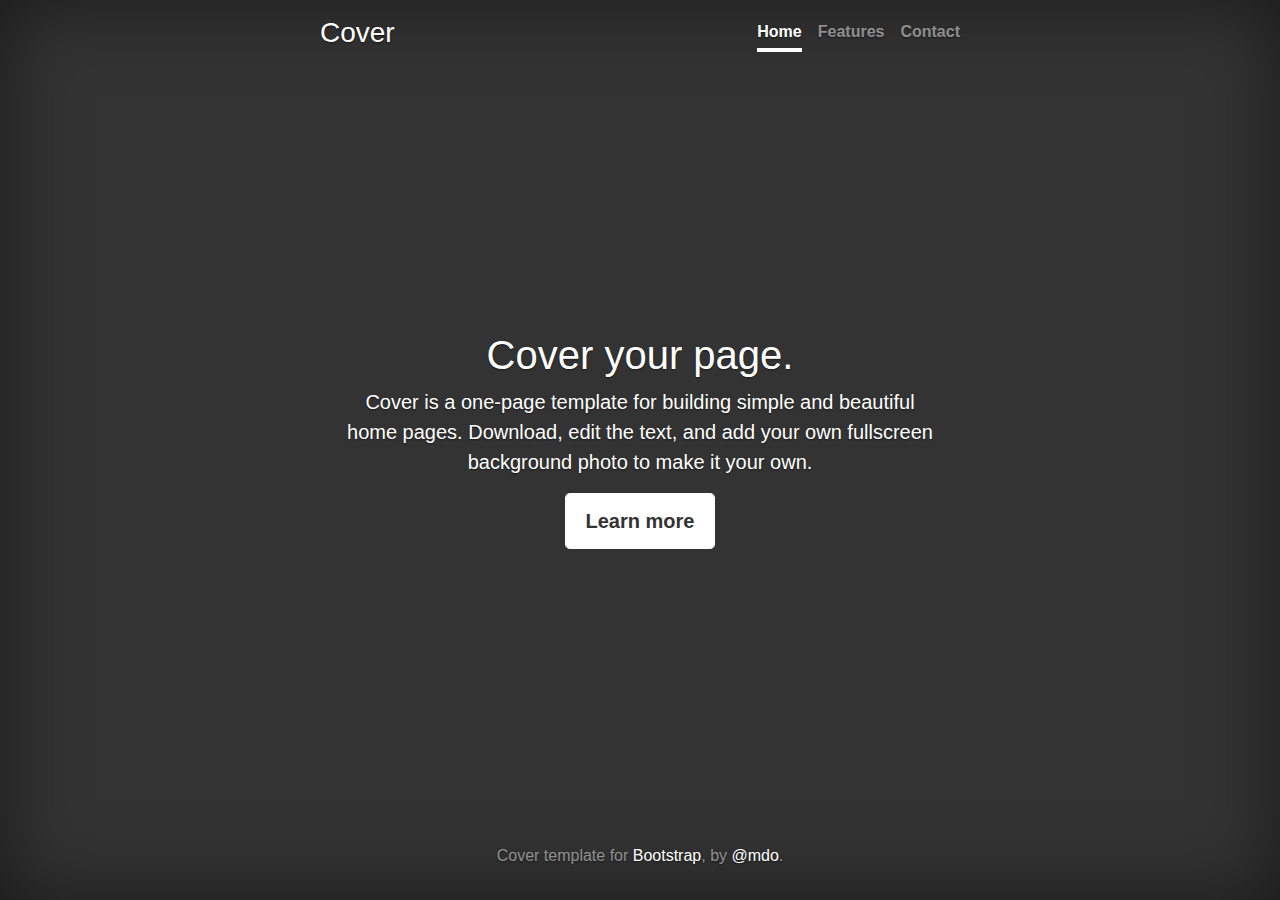
<file: vendor/bootstrap/docs/4.0/examples/cover/index.html>
<!doctype html>
<html lang="en">
  <head>
    <meta charset="utf-8">
    <meta name="viewport" content="width=device-width, initial-scale=1, shrink-to-fit=no">
    <meta name="description" content="">
    <meta name="author" content="">
    <link rel="icon" href="../../../../favicon.ico">

    <title>Cover Template for Bootstrap</title>

    <!-- Bootstrap core CSS -->
    <link href="../../../../dist/css/bootstrap.min.css" rel="stylesheet">

    <!-- Custom styles for this template -->
    <link href="cover.css" rel="stylesheet">
  </head>

  <body class="text-center">

    <div class="cover-container d-flex h-100 p-3 mx-auto flex-column">
      <header class="masthead mb-auto">
        <div class="inner">
          <h3 class="masthead-brand">Cover</h3>
          <nav class="nav nav-masthead justify-content-center">
            <a class="nav-link active" href="#">Home</a>
            <a class="nav-link" href="#">Features</a>
            <a class="nav-link" href="#">Contact</a>
          </nav>
        </div>
      </header>

      <main role="main" class="inner cover">
        <h1 class="cover-heading">Cover your page.</h1>
        <p class="lead">Cover is a one-page template for building simple and beautiful home pages. Download, edit the text, and add your own fullscreen background photo to make it your own.</p>
        <p class="lead">
          <a href="#" class="btn btn-lg btn-secondary">Learn more</a>
        </p>
      </main>

      <footer class="mastfoot mt-auto">
        <div class="inner">
          <p>Cover template for <a href="https://getbootstrap.com/">Bootstrap</a>, by <a href="https://twitter.com/mdo">@mdo</a>.</p>
        </div>
      </footer>
    </div>


    <!-- Bootstrap core JavaScript
    ================================================== -->
    <!-- Placed at the end of the document so the pages load faster -->
    <script src="https://code.jquery.com/jquery-3.2.1.slim.min.js" integrity="sha384-KJ3o2DKtIkvYIK3UENzmM7KCkRr/rE9/Qpg6aAZGJwFDMVNA/GpGFF93hXpG5KkN" crossorigin="anonymous"></script>
    <script>window.jQuery || document.write('<script src="../../../../assets/js/vendor/jquery-slim.min.js"><\/script>')</script>
    <script src="../../../../assets/js/vendor/popper.min.js"></script>
    <script src="../../../../dist/js/bootstrap.min.js"></script>
  </body>
</html>
</file>
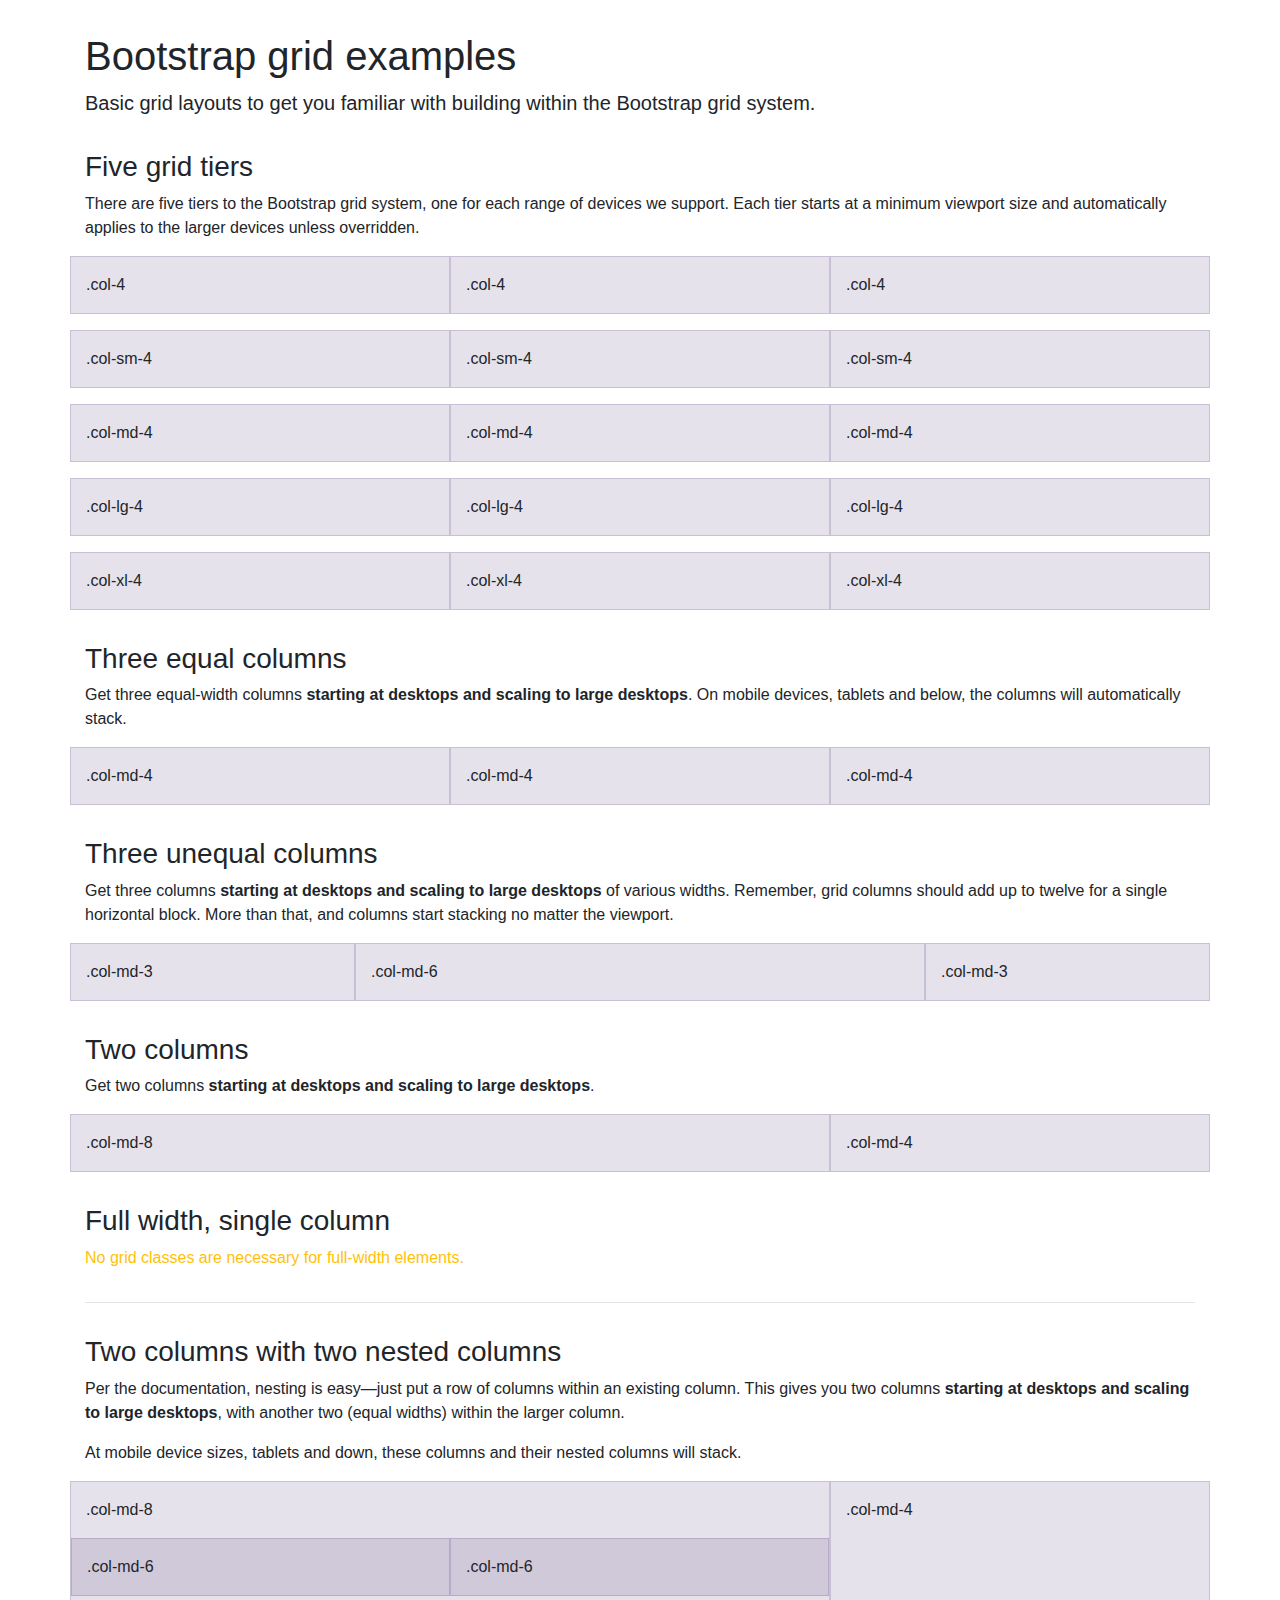
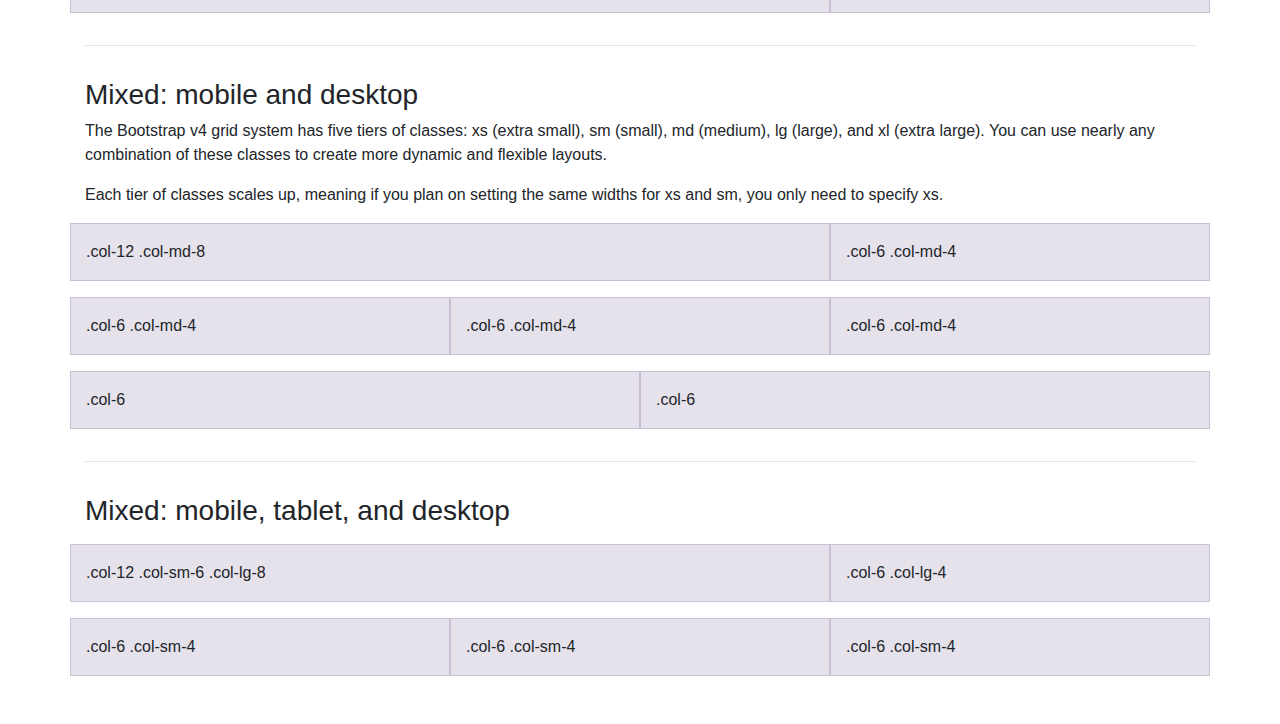
<file: vendor/bootstrap/docs/4.0/examples/grid/index.html>
<!doctype html>
<html lang="en">
  <head>
    <meta charset="utf-8">
    <meta name="viewport" content="width=device-width, initial-scale=1, shrink-to-fit=no">
    <meta name="description" content="">
    <meta name="author" content="">
    <link rel="icon" href="../../../../favicon.ico">

    <title>Grid Template for Bootstrap</title>

    <!-- Bootstrap core CSS -->
    <link href="../../../../dist/css/bootstrap.min.css" rel="stylesheet">

    <!-- Custom styles for this template -->
    <link href="grid.css" rel="stylesheet">
  </head>

  <body>
    <div class="container">

      <h1>Bootstrap grid examples</h1>
      <p class="lead">Basic grid layouts to get you familiar with building within the Bootstrap grid system.</p>

      <h3>Five grid tiers</h3>
      <p>There are five tiers to the Bootstrap grid system, one for each range of devices we support. Each tier starts at a minimum viewport size and automatically applies to the larger devices unless overridden.</p>

      <div class="row">
        <div class="col-4">.col-4</div>
        <div class="col-4">.col-4</div>
        <div class="col-4">.col-4</div>
      </div>

      <div class="row">
        <div class="col-sm-4">.col-sm-4</div>
        <div class="col-sm-4">.col-sm-4</div>
        <div class="col-sm-4">.col-sm-4</div>
      </div>

      <div class="row">
        <div class="col-md-4">.col-md-4</div>
        <div class="col-md-4">.col-md-4</div>
        <div class="col-md-4">.col-md-4</div>
      </div>

      <div class="row">
        <div class="col-lg-4">.col-lg-4</div>
        <div class="col-lg-4">.col-lg-4</div>
        <div class="col-lg-4">.col-lg-4</div>
      </div>

      <div class="row">
        <div class="col-xl-4">.col-xl-4</div>
        <div class="col-xl-4">.col-xl-4</div>
        <div class="col-xl-4">.col-xl-4</div>
      </div>

      <h3>Three equal columns</h3>
      <p>Get three equal-width columns <strong>starting at desktops and scaling to large desktops</strong>. On mobile devices, tablets and below, the columns will automatically stack.</p>
      <div class="row">
        <div class="col-md-4">.col-md-4</div>
        <div class="col-md-4">.col-md-4</div>
        <div class="col-md-4">.col-md-4</div>
      </div>

      <h3>Three unequal columns</h3>
      <p>Get three columns <strong>starting at desktops and scaling to large desktops</strong> of various widths. Remember, grid columns should add up to twelve for a single horizontal block. More than that, and columns start stacking no matter the viewport.</p>
      <div class="row">
        <div class="col-md-3">.col-md-3</div>
        <div class="col-md-6">.col-md-6</div>
        <div class="col-md-3">.col-md-3</div>
      </div>

      <h3>Two columns</h3>
      <p>Get two columns <strong>starting at desktops and scaling to large desktops</strong>.</p>
      <div class="row">
        <div class="col-md-8">.col-md-8</div>
        <div class="col-md-4">.col-md-4</div>
      </div>

      <h3>Full width, single column</h3>
      <p class="text-warning">No grid classes are necessary for full-width elements.</p>

      <hr>

      <h3>Two columns with two nested columns</h3>
      <p>Per the documentation, nesting is easy—just put a row of columns within an existing column. This gives you two columns <strong>starting at desktops and scaling to large desktops</strong>, with another two (equal widths) within the larger column.</p>
      <p>At mobile device sizes, tablets and down, these columns and their nested columns will stack.</p>
      <div class="row">
        <div class="col-md-8">
          .col-md-8
          <div class="row">
            <div class="col-md-6">.col-md-6</div>
            <div class="col-md-6">.col-md-6</div>
          </div>
        </div>
        <div class="col-md-4">.col-md-4</div>
      </div>

      <hr>

      <h3>Mixed: mobile and desktop</h3>
      <p>The Bootstrap v4 grid system has five tiers of classes: xs (extra small), sm (small), md (medium), lg (large), and xl (extra large). You can use nearly any combination of these classes to create more dynamic and flexible layouts.</p>
      <p>Each tier of classes scales up, meaning if you plan on setting the same widths for xs and sm, you only need to specify xs.</p>
      <div class="row">
        <div class="col-12 col-md-8">.col-12 .col-md-8</div>
        <div class="col-6 col-md-4">.col-6 .col-md-4</div>
      </div>
      <div class="row">
        <div class="col-6 col-md-4">.col-6 .col-md-4</div>
        <div class="col-6 col-md-4">.col-6 .col-md-4</div>
        <div class="col-6 col-md-4">.col-6 .col-md-4</div>
      </div>
      <div class="row">
        <div class="col-6">.col-6</div>
        <div class="col-6">.col-6</div>
      </div>

      <hr>

      <h3>Mixed: mobile, tablet, and desktop</h3>
      <p></p>
      <div class="row">
        <div class="col-12 col-sm-6 col-lg-8">.col-12 .col-sm-6 .col-lg-8</div>
        <div class="col-6 col-lg-4">.col-6 .col-lg-4</div>
      </div>
      <div class="row">
        <div class="col-6 col-sm-4">.col-6 .col-sm-4</div>
        <div class="col-6 col-sm-4">.col-6 .col-sm-4</div>
        <div class="col-6 col-sm-4">.col-6 .col-sm-4</div>
      </div>

    </div> <!-- /container -->
  </body>
</html>
</file>
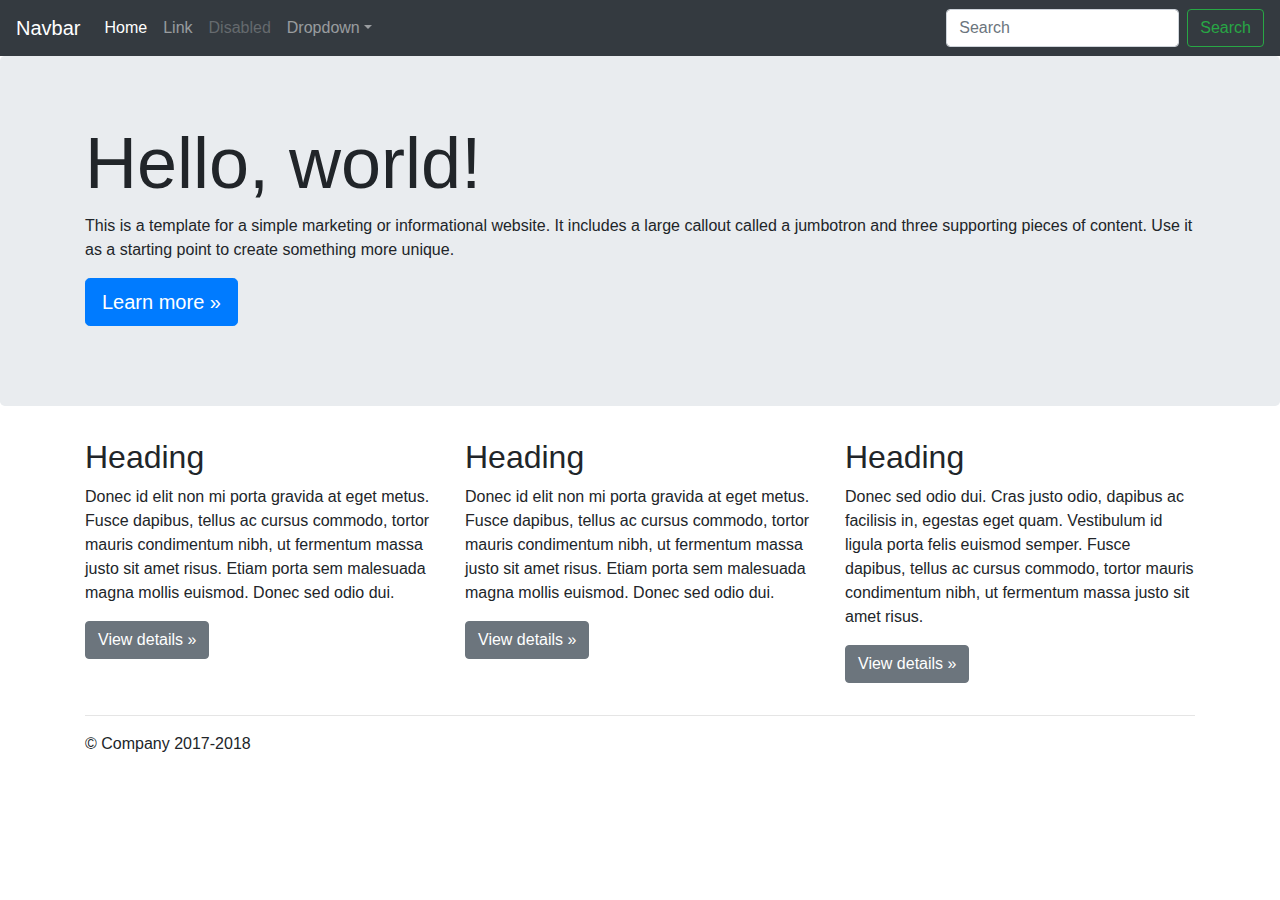
<file: vendor/bootstrap/docs/4.0/examples/jumbotron/index.html>
<!doctype html>
<html lang="en">
  <head>
    <meta charset="utf-8">
    <meta name="viewport" content="width=device-width, initial-scale=1, shrink-to-fit=no">
    <meta name="description" content="">
    <meta name="author" content="">
    <link rel="icon" href="../../../../favicon.ico">

    <title>Jumbotron Template for Bootstrap</title>

    <!-- Bootstrap core CSS -->
    <link href="../../../../dist/css/bootstrap.min.css" rel="stylesheet">

    <!-- Custom styles for this template -->
    <link href="jumbotron.css" rel="stylesheet">
  </head>

  <body>

    <nav class="navbar navbar-expand-md navbar-dark fixed-top bg-dark">
      <a class="navbar-brand" href="#">Navbar</a>
      <button class="navbar-toggler" type="button" data-toggle="collapse" data-target="#navbarsExampleDefault" aria-controls="navbarsExampleDefault" aria-expanded="false" aria-label="Toggle navigation">
        <span class="navbar-toggler-icon"></span>
      </button>

      <div class="collapse navbar-collapse" id="navbarsExampleDefault">
        <ul class="navbar-nav mr-auto">
          <li class="nav-item active">
            <a class="nav-link" href="#">Home <span class="sr-only">(current)</span></a>
          </li>
          <li class="nav-item">
            <a class="nav-link" href="#">Link</a>
          </li>
          <li class="nav-item">
            <a class="nav-link disabled" href="#">Disabled</a>
          </li>
          <li class="nav-item dropdown">
            <a class="nav-link dropdown-toggle" href="http://example.com" id="dropdown01" data-toggle="dropdown" aria-haspopup="true" aria-expanded="false">Dropdown</a>
            <div class="dropdown-menu" aria-labelledby="dropdown01">
              <a class="dropdown-item" href="#">Action</a>
              <a class="dropdown-item" href="#">Another action</a>
              <a class="dropdown-item" href="#">Something else here</a>
            </div>
          </li>
        </ul>
        <form class="form-inline my-2 my-lg-0">
          <input class="form-control mr-sm-2" type="text" placeholder="Search" aria-label="Search">
          <button class="btn btn-outline-success my-2 my-sm-0" type="submit">Search</button>
        </form>
      </div>
    </nav>

    <main role="main">

      <!-- Main jumbotron for a primary marketing message or call to action -->
      <div class="jumbotron">
        <div class="container">
          <h1 class="display-3">Hello, world!</h1>
          <p>This is a template for a simple marketing or informational website. It includes a large callout called a jumbotron and three supporting pieces of content. Use it as a starting point to create something more unique.</p>
          <p><a class="btn btn-primary btn-lg" href="#" role="button">Learn more &raquo;</a></p>
        </div>
      </div>

      <div class="container">
        <!-- Example row of columns -->
        <div class="row">
          <div class="col-md-4">
            <h2>Heading</h2>
            <p>Donec id elit non mi porta gravida at eget metus. Fusce dapibus, tellus ac cursus commodo, tortor mauris condimentum nibh, ut fermentum massa justo sit amet risus. Etiam porta sem malesuada magna mollis euismod. Donec sed odio dui. </p>
            <p><a class="btn btn-secondary" href="#" role="button">View details &raquo;</a></p>
          </div>
          <div class="col-md-4">
            <h2>Heading</h2>
            <p>Donec id elit non mi porta gravida at eget metus. Fusce dapibus, tellus ac cursus commodo, tortor mauris condimentum nibh, ut fermentum massa justo sit amet risus. Etiam porta sem malesuada magna mollis euismod. Donec sed odio dui. </p>
            <p><a class="btn btn-secondary" href="#" role="button">View details &raquo;</a></p>
          </div>
          <div class="col-md-4">
            <h2>Heading</h2>
            <p>Donec sed odio dui. Cras justo odio, dapibus ac facilisis in, egestas eget quam. Vestibulum id ligula porta felis euismod semper. Fusce dapibus, tellus ac cursus commodo, tortor mauris condimentum nibh, ut fermentum massa justo sit amet risus.</p>
            <p><a class="btn btn-secondary" href="#" role="button">View details &raquo;</a></p>
          </div>
        </div>

        <hr>

      </div> <!-- /container -->

    </main>

    <footer class="container">
      <p>&copy; Company 2017-2018</p>
    </footer>

    <!-- Bootstrap core JavaScript
    ================================================== -->
    <!-- Placed at the end of the document so the pages load faster -->
    <script src="https://code.jquery.com/jquery-3.2.1.slim.min.js" integrity="sha384-KJ3o2DKtIkvYIK3UENzmM7KCkRr/rE9/Qpg6aAZGJwFDMVNA/GpGFF93hXpG5KkN" crossorigin="anonymous"></script>
    <script>window.jQuery || document.write('<script src="../../../../assets/js/vendor/jquery-slim.min.js"><\/script>')</script>
    <script src="../../../../assets/js/vendor/popper.min.js"></script>
    <script src="../../../../dist/js/bootstrap.min.js"></script>
  </body>
</html>
</file>
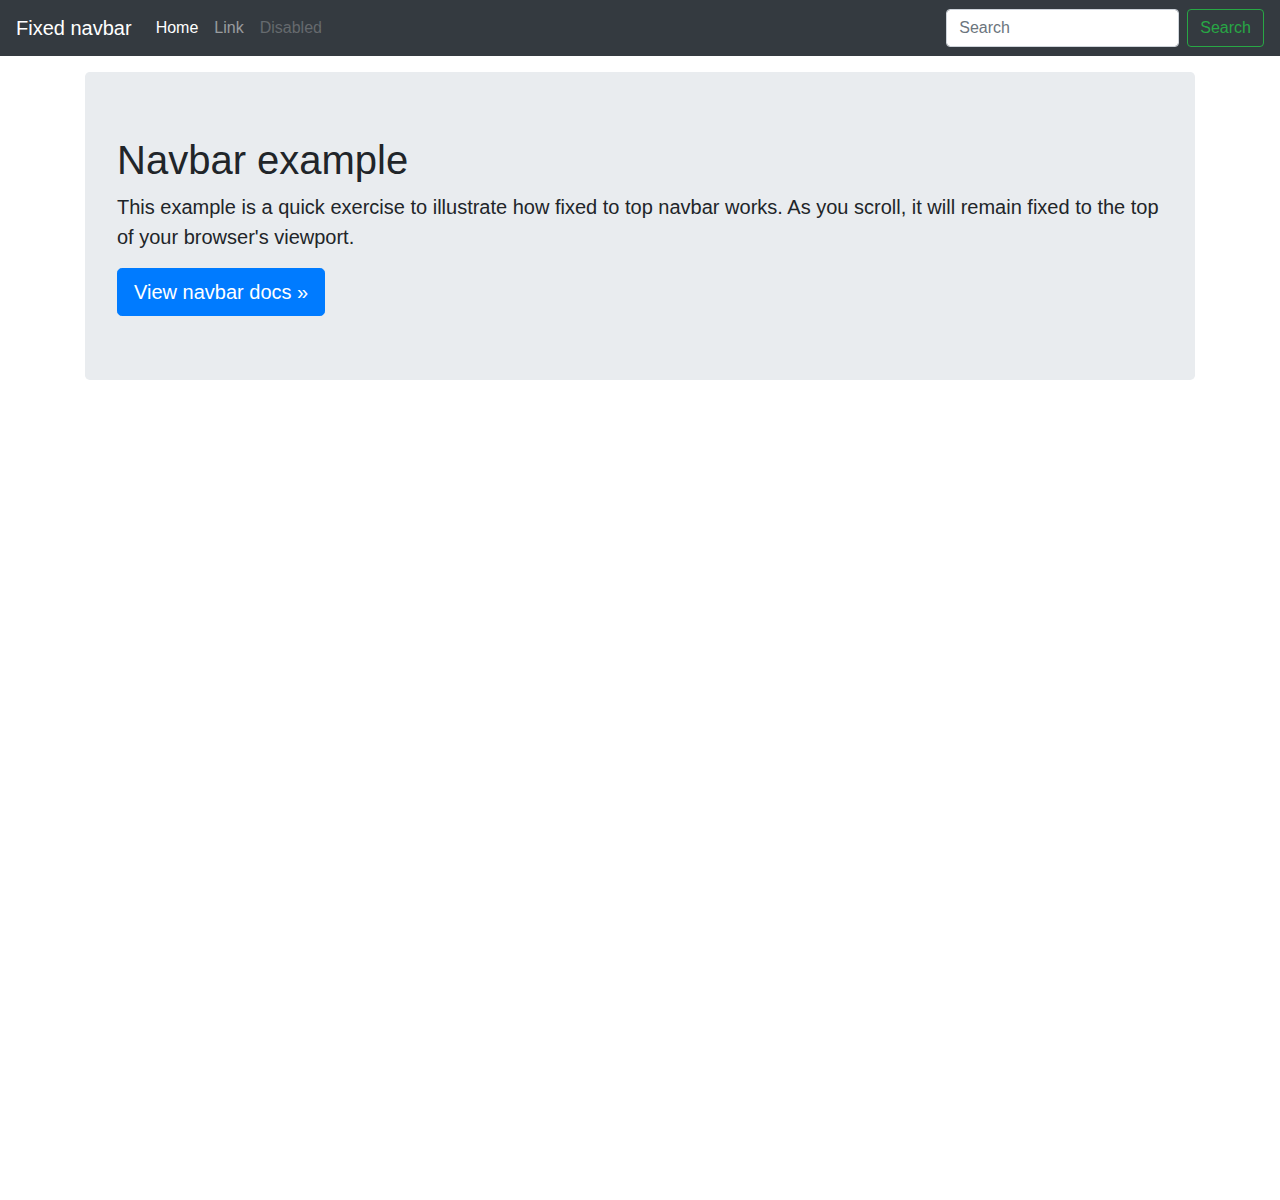
<file: vendor/bootstrap/docs/4.0/examples/navbar-fixed/index.html>
<!doctype html>
<html lang="en">
  <head>
    <meta charset="utf-8">
    <meta name="viewport" content="width=device-width, initial-scale=1, shrink-to-fit=no">
    <meta name="description" content="">
    <meta name="author" content="">
    <link rel="icon" href="../../../../favicon.ico">

    <title>Fixed top navbar example for Bootstrap</title>

    <!-- Bootstrap core CSS -->
    <link href="../../../../dist/css/bootstrap.min.css" rel="stylesheet">

    <!-- Custom styles for this template -->
    <link href="navbar-top-fixed.css" rel="stylesheet">
  </head>

  <body>

    <nav class="navbar navbar-expand-md navbar-dark fixed-top bg-dark">
      <a class="navbar-brand" href="#">Fixed navbar</a>
      <button class="navbar-toggler" type="button" data-toggle="collapse" data-target="#navbarCollapse" aria-controls="navbarCollapse" aria-expanded="false" aria-label="Toggle navigation">
        <span class="navbar-toggler-icon"></span>
      </button>
      <div class="collapse navbar-collapse" id="navbarCollapse">
        <ul class="navbar-nav mr-auto">
          <li class="nav-item active">
            <a class="nav-link" href="#">Home <span class="sr-only">(current)</span></a>
          </li>
          <li class="nav-item">
            <a class="nav-link" href="#">Link</a>
          </li>
          <li class="nav-item">
            <a class="nav-link disabled" href="#">Disabled</a>
          </li>
        </ul>
        <form class="form-inline mt-2 mt-md-0">
          <input class="form-control mr-sm-2" type="text" placeholder="Search" aria-label="Search">
          <button class="btn btn-outline-success my-2 my-sm-0" type="submit">Search</button>
        </form>
      </div>
    </nav>

    <main role="main" class="container">
      <div class="jumbotron">
        <h1>Navbar example</h1>
        <p class="lead">This example is a quick exercise to illustrate how fixed to top navbar works. As you scroll, it will remain fixed to the top of your browser's viewport.</p>
        <a class="btn btn-lg btn-primary" href="../../components/navbar/" role="button">View navbar docs &raquo;</a>
      </div>
    </main>

    <!-- Bootstrap core JavaScript
    ================================================== -->
    <!-- Placed at the end of the document so the pages load faster -->
    <script src="https://code.jquery.com/jquery-3.2.1.slim.min.js" integrity="sha384-KJ3o2DKtIkvYIK3UENzmM7KCkRr/rE9/Qpg6aAZGJwFDMVNA/GpGFF93hXpG5KkN" crossorigin="anonymous"></script>
    <script>window.jQuery || document.write('<script src="../../../../assets/js/vendor/jquery-slim.min.js"><\/script>')</script>
    <script src="../../../../assets/js/vendor/popper.min.js"></script>
    <script src="../../../../dist/js/bootstrap.min.js"></script>
  </body>
</html>
</file>
<file: vendor/bootstrap/docs/4.0/examples/album/album.css>
:root {
  --jumbotron-padding-y: 3rem;
}

.jumbotron {
  padding-top: var(--jumbotron-padding-y);
  padding-bottom: var(--jumbotron-padding-y);
  margin-bottom: 0;
  background-color: #fff;
}
@media (min-width: 768px) {
  .jumbotron {
    padding-top: calc(var(--jumbotron-padding-y) * 2);
    padding-bottom: calc(var(--jumbotron-padding-y) * 2);
  }
}

.jumbotron p:last-child {
  margin-bottom: 0;
}

.jumbotron-heading {
  font-weight: 300;
}

.jumbotron .container {
  max-width: 40rem;
}

footer {
  padding-top: 3rem;
  padding-bottom: 3rem;
}

footer p {
  margin-bottom: .25rem;
}

.box-shadow { box-shadow: 0 .25rem .75rem rgba(0, 0, 0, .05); }
</file>
<file: vendor/bootstrap/docs/4.0/examples/blog/blog.css>
/* stylelint-disable selector-list-comma-newline-after */

.blog-header {
  line-height: 1;
  border-bottom: 1px solid #e5e5e5;
}

.blog-header-logo {
  font-family: "Playfair Display", Georgia, "Times New Roman", serif;
  font-size: 2.25rem;
}

.blog-header-logo:hover {
  text-decoration: none;
}

h1, h2, h3, h4, h5, h6 {
  font-family: "Playfair Display", Georgia, "Times New Roman", serif;
}

.display-4 {
  font-size: 2.5rem;
}
@media (min-width: 768px) {
  .display-4 {
    font-size: 3rem;
  }
}

.nav-scroller {
  position: relative;
  z-index: 2;
  height: 2.75rem;
  overflow-y: hidden;
}

.nav-scroller .nav {
  display: -webkit-box;
  display: -ms-flexbox;
  display: flex;
  -ms-flex-wrap: nowrap;
  flex-wrap: nowrap;
  padding-bottom: 1rem;
  margin-top: -1px;
  overflow-x: auto;
  text-align: center;
  white-space: nowrap;
  -webkit-overflow-scrolling: touch;
}

.nav-scroller .nav-link {
  padding-top: .75rem;
  padding-bottom: .75rem;
  font-size: .875rem;
}

.card-img-right {
  height: 100%;
  border-radius: 0 3px 3px 0;
}

.flex-auto {
  -ms-flex: 0 0 auto;
  -webkit-box-flex: 0;
  flex: 0 0 auto;
}

.h-250 { height: 250px; }
@media (min-width: 768px) {
  .h-md-250 { height: 250px; }
}

.border-top { border-top: 1px solid #e5e5e5; }
.border-bottom { border-bottom: 1px solid #e5e5e5; }

.box-shadow { box-shadow: 0 .25rem .75rem rgba(0, 0, 0, .05); }

/*
 * Blog name and description
 */
.blog-title {
  margin-bottom: 0;
  font-size: 2rem;
  font-weight: 400;
}
.blog-description {
  font-size: 1.1rem;
  color: #999;
}

@media (min-width: 40em) {
  .blog-title {
    font-size: 3.5rem;
  }
}

/* Pagination */
.blog-pagination {
  margin-bottom: 4rem;
}
.blog-pagination > .btn {
  border-radius: 2rem;
}

/*
 * Blog posts
 */
.blog-post {
  margin-bottom: 4rem;
}
.blog-post-title {
  margin-bottom: .25rem;
  font-size: 2.5rem;
}
.blog-post-meta {
  margin-bottom: 1.25rem;
  color: #999;
}

/*
 * Footer
 */
.blog-footer {
  padding: 2.5rem 0;
  color: #999;
  text-align: center;
  background-color: #f9f9f9;
  border-top: .05rem solid #e5e5e5;
}
.blog-footer p:last-child {
  margin-bottom: 0;
}
</file>
<file: vendor/bootstrap/docs/4.0/examples/carousel/carousel.css>
/* GLOBAL STYLES
-------------------------------------------------- */
/* Padding below the footer and lighter body text */

body {
  padding-top: 3rem;
  padding-bottom: 3rem;
  color: #5a5a5a;
}


/* CUSTOMIZE THE CAROUSEL
-------------------------------------------------- */

/* Carousel base class */
.carousel {
  margin-bottom: 4rem;
}
/* Since positioning the image, we need to help out the caption */
.carousel-caption {
  bottom: 3rem;
  z-index: 10;
}

/* Declare heights because of positioning of img element */
.carousel-item {
  height: 32rem;
  background-color: #777;
}
.carousel-item > img {
  position: absolute;
  top: 0;
  left: 0;
  min-width: 100%;
  height: 32rem;
}


/* MARKETING CONTENT
-------------------------------------------------- */

/* Center align the text within the three columns below the carousel */
.marketing .col-lg-4 {
  margin-bottom: 1.5rem;
  text-align: center;
}
.marketing h2 {
  font-weight: 400;
}
.marketing .col-lg-4 p {
  margin-right: .75rem;
  margin-left: .75rem;
}


/* Featurettes
------------------------- */

.featurette-divider {
  margin: 5rem 0; /* Space out the Bootstrap <hr> more */
}

/* Thin out the marketing headings */
.featurette-heading {
  font-weight: 300;
  line-height: 1;
  letter-spacing: -.05rem;
}


/* RESPONSIVE CSS
-------------------------------------------------- */

@media (min-width: 40em) {
  /* Bump up size of carousel content */
  .carousel-caption p {
    margin-bottom: 1.25rem;
    font-size: 1.25rem;
    line-height: 1.4;
  }

  .featurette-heading {
    font-size: 50px;
  }
}

@media (min-width: 62em) {
  .featurette-heading {
    margin-top: 7rem;
  }
}
</file>
<file: vendor/bootstrap/docs/4.0/examples/cover/cover.css>
/*
 * Globals
 */

/* Links */
a,
a:focus,
a:hover {
  color: #fff;
}

/* Custom default button */
.btn-secondary,
.btn-secondary:hover,
.btn-secondary:focus {
  color: #333;
  text-shadow: none; /* Prevent inheritance from `body` */
  background-color: #fff;
  border: .05rem solid #fff;
}


/*
 * Base structure
 */

html,
body {
  height: 100%;
  background-color: #333;
}

body {
  display: -ms-flexbox;
  display: -webkit-box;
  display: flex;
  -ms-flex-pack: center;
  -webkit-box-pack: center;
  justify-content: center;
  color: #fff;
  text-shadow: 0 .05rem .1rem rgba(0, 0, 0, .5);
  box-shadow: inset 0 0 5rem rgba(0, 0, 0, .5);
}

.cover-container {
  max-width: 42em;
}


/*
 * Header
 */
.masthead {
  margin-bottom: 2rem;
}

.masthead-brand {
  margin-bottom: 0;
}

.nav-masthead .nav-link {
  padding: .25rem 0;
  font-weight: 700;
  color: rgba(255, 255, 255, .5);
  background-color: transparent;
  border-bottom: .25rem solid transparent;
}

.nav-masthead .nav-link:hover,
.nav-masthead .nav-link:focus {
  border-bottom-color: rgba(255, 255, 255, .25);
}

.nav-masthead .nav-link + .nav-link {
  margin-left: 1rem;
}

.nav-masthead .active {
  color: #fff;
  border-bottom-color: #fff;
}

@media (min-width: 48em) {
  .masthead-brand {
    float: left;
  }
  .nav-masthead {
    float: right;
  }
}


/*
 * Cover
 */
.cover {
  padding: 0 1.5rem;
}
.cover .btn-lg {
  padding: .75rem 1.25rem;
  font-weight: 700;
}


/*
 * Footer
 */
.mastfoot {
  color: rgba(255, 255, 255, .5);
}
</file>
<file: vendor/bootstrap/docs/4.0/examples/grid/grid.css>
body {
  padding-top: 2rem;
  padding-bottom: 2rem;
}

h3 {
  margin-top: 2rem;
}

.row {
  margin-bottom: 1rem;
}
.row .row {
  margin-top: 1rem;
  margin-bottom: 0;
}
[class*="col-"] {
  padding-top: 1rem;
  padding-bottom: 1rem;
  background-color: rgba(86, 61, 124, .15);
  border: 1px solid rgba(86, 61, 124, .2);
}

hr {
  margin-top: 2rem;
  margin-bottom: 2rem;
}
</file>
<file: vendor/bootstrap/docs/4.0/examples/jumbotron/jumbotron.css>
/* Move down content because we have a fixed navbar that is 3.5rem tall */
body {
  padding-top: 3.5rem;
}
</file>
<file: vendor/bootstrap/docs/4.0/examples/navbar-fixed/navbar-top-fixed.css>
/* Show it is fixed to the top */
body {
  min-height: 75rem;
  padding-top: 4.5rem;
}
</file>
<file: vendor/bootstrap/js/tests/vendor/qunit.css>
/*!
 * QUnit 2.4.1
 * https://qunitjs.com/
 *
 * Copyright jQuery Foundation and other contributors
 * Released under the MIT license
 * https://jquery.org/license
 *
 * Date: 2017-10-22T05:12Z
 */

/** Font Family and Sizes */

#qunit-tests, #qunit-header, #qunit-banner, #qunit-testrunner-toolbar, #qunit-filteredTest, #qunit-userAgent, #qunit-testresult {
	font-family: "Helvetica Neue Light", "HelveticaNeue-Light", "Helvetica Neue", Calibri, Helvetica, Arial, sans-serif;
}

#qunit-testrunner-toolbar, #qunit-filteredTest, #qunit-userAgent, #qunit-testresult, #qunit-tests li { font-size: small; }
#qunit-tests { font-size: smaller; }


/** Resets */

#qunit-tests, #qunit-header, #qunit-banner, #qunit-filteredTest, #qunit-userAgent, #qunit-testresult, #qunit-modulefilter {
	margin: 0;
	padding: 0;
}


/** Header (excluding toolbar) */

#qunit-header {
	padding: 0.5em 0 0.5em 1em;

	color: #8699A4;
	background-color: #0D3349;

	font-size: 1.5em;
	line-height: 1em;
	font-weight: 400;

	border-radius: 5px 5px 0 0;
}

#qunit-header a {
	text-decoration: none;
	color: #C2CCD1;
}

#qunit-header a:hover,
#qunit-header a:focus {
	color: #FFF;
}

#qunit-banner {
	height: 5px;
}

#qunit-filteredTest {
	padding: 0.5em 1em 0.5em 1em;
	color: #366097;
	background-color: #F4FF77;
}

#qunit-userAgent {
	padding: 0.5em 1em 0.5em 1em;
	color: #FFF;
	background-color: #2B81AF;
	text-shadow: rgba(0, 0, 0, 0.5) 2px 2px 1px;
}


/** Toolbar */

#qunit-testrunner-toolbar {
	padding: 0.5em 1em 0.5em 1em;
	color: #5E740B;
	background-color: #EEE;
}

#qunit-testrunner-toolbar .clearfix {
	height: 0;
	clear: both;
}

#qunit-testrunner-toolbar label {
	display: inline-block;
}

#qunit-testrunner-toolbar input[type=checkbox],
#qunit-testrunner-toolbar input[type=radio] {
	margin: 3px;
	vertical-align: -2px;
}

#qunit-testrunner-toolbar input[type=text] {
	box-sizing: border-box;
	height: 1.6em;
}

.qunit-url-config,
.qunit-filter,
#qunit-modulefilter {
	display: inline-block;
	line-height: 2.1em;
}

.qunit-filter,
#qunit-modulefilter {
	float: right;
	position: relative;
	margin-left: 1em;
}

.qunit-url-config label {
	margin-right: 0.5em;
}

#qunit-modulefilter-search {
	box-sizing: border-box;
	width: 400px;
}

#qunit-modulefilter-search-container:after {
	position: absolute;
	right: 0.3em;
	content: "\25bc";
	color: black;
}

#qunit-modulefilter-dropdown {
	/* align with #qunit-modulefilter-search */
	box-sizing: border-box;
	width: 400px;
	position: absolute;
	right: 0;
	top: 50%;
	margin-top: 0.8em;

	border: 1px solid #D3D3D3;
	border-top: none;
	border-radius: 0 0 .25em .25em;
	color: #000;
	background-color: #F5F5F5;
	z-index: 99;
}

#qunit-modulefilter-dropdown a {
	color: inherit;
	text-decoration: none;
}

#qunit-modulefilter-dropdown .clickable.checked {
	font-weight: bold;
	color: #000;
	background-color: #D2E0E6;
}

#qunit-modulefilter-dropdown .clickable:hover {
	color: #FFF;
	background-color: #0D3349;
}

#qunit-modulefilter-actions {
	display: block;
	overflow: auto;

	/* align with #qunit-modulefilter-dropdown-list */
	font: smaller/1.5em sans-serif;
}

#qunit-modulefilter-dropdown #qunit-modulefilter-actions > * {
	box-sizing: border-box;
	max-height: 2.8em;
	display: block;
	padding: 0.4em;
}

#qunit-modulefilter-dropdown #qunit-modulefilter-actions > button {
	float: right;
	font: inherit;
}

#qunit-modulefilter-dropdown #qunit-modulefilter-actions > :last-child {
	/* insert padding to align with checkbox margins */
	padding-left: 3px;
}

#qunit-modulefilter-dropdown-list {
	max-height: 200px;
	overflow-y: auto;
	margin: 0;
	border-top: 2px groove threedhighlight;
	padding: 0.4em 0 0;
	font: smaller/1.5em sans-serif;
}

#qunit-modulefilter-dropdown-list li {
	white-space: nowrap;
	overflow: hidden;
	text-overflow: ellipsis;
}

#qunit-modulefilter-dropdown-list .clickable {
	display: block;
	padding-left: 0.15em;
}


/** Tests: Pass/Fail */

#qunit-tests {
	list-style-position: inside;
}

#qunit-tests li {
	padding: 0.4em 1em 0.4em 1em;
	border-bottom: 1px solid #FFF;
	list-style-position: inside;
}

#qunit-tests > li {
	display: none;
}

#qunit-tests li.running,
#qunit-tests li.pass,
#qunit-tests li.fail,
#qunit-tests li.skipped,
#qunit-tests li.aborted {
	display: list-item;
}

#qunit-tests.hidepass {
	position: relative;
}

#qunit-tests.hidepass li.running,
#qunit-tests.hidepass li.pass:not(.todo) {
	visibility: hidden;
	position: absolute;
	width:   0;
	height:  0;
	padding: 0;
	border:  0;
	margin:  0;
}

#qunit-tests li strong {
	cursor: pointer;
}

#qunit-tests li.skipped strong {
	cursor: default;
}

#qunit-tests li a {
	padding: 0.5em;
	color: #C2CCD1;
	text-decoration: none;
}

#qunit-tests li p a {
	padding: 0.25em;
	color: #6B6464;
}
#qunit-tests li a:hover,
#qunit-tests li a:focus {
	color: #000;
}

#qunit-tests li .runtime {
	float: right;
	font-size: smaller;
}

.qunit-assert-list {
	margin-top: 0.5em;
	padding: 0.5em;

	background-color: #FFF;

	border-radius: 5px;
}

.qunit-source {
	margin: 0.6em 0 0.3em;
}

.qunit-collapsed {
	display: none;
}

#qunit-tests table {
	border-collapse: collapse;
	margin-top: 0.2em;
}

#qunit-tests th {
	text-align: right;
	vertical-align: top;
	padding: 0 0.5em 0 0;
}

#qunit-tests td {
	vertical-align: top;
}

#qunit-tests pre {
	margin: 0;
	white-space: pre-wrap;
	word-wrap: break-word;
}

#qunit-tests del {
	color: #374E0C;
	background-color: #E0F2BE;
	text-decoration: none;
}

#qunit-tests ins {
	color: #500;
	background-color: #FFCACA;
	text-decoration: none;
}

/*** Test Counts */

#qunit-tests b.counts                       { color: #000; }
#qunit-tests b.passed                       { color: #5E740B; }
#qunit-tests b.failed                       { color: #710909; }

#qunit-tests li li {
	padding: 5px;
	background-color: #FFF;
	border-bottom: none;
	list-style-position: inside;
}

/*** Passing Styles */

#qunit-tests li li.pass {
	color: #3C510C;
	background-color: #FFF;
	border-left: 10px solid #C6E746;
}

#qunit-tests .pass                          { color: #528CE0; background-color: #D2E0E6; }
#qunit-tests .pass .test-name               { color: #366097; }

#qunit-tests .pass .test-actual,
#qunit-tests .pass .test-expected           { color: #999; }

#qunit-banner.qunit-pass                    { background-color: #C6E746; }

/*** Failing Styles */

#qunit-tests li li.fail {
	color: #710909;
	background-color: #FFF;
	border-left: 10px solid #EE5757;
	white-space: pre;
}

#qunit-tests > li:last-child {
	border-radius: 0 0 5px 5px;
}

#qunit-tests .fail                          { color: #000; background-color: #EE5757; }
#qunit-tests .fail .test-name,
#qunit-tests .fail .module-name             { color: #000; }

#qunit-tests .fail .test-actual             { color: #EE5757; }
#qunit-tests .fail .test-expected           { color: #008000; }

#qunit-banner.qunit-fail                    { background-color: #EE5757; }


/*** Aborted tests */
#qunit-tests .aborted { color: #000; background-color: orange; }
/*** Skipped tests */

#qunit-tests .skipped {
	background-color: #EBECE9;
}

#qunit-tests .qunit-todo-label,
#qunit-tests .qunit-skipped-label {
	background-color: #F4FF77;
	display: inline-block;
	font-style: normal;
	color: #366097;
	line-height: 1.8em;
	padding: 0 0.5em;
	margin: -0.4em 0.4em -0.4em 0;
}

#qunit-tests .qunit-todo-label {
	background-color: #EEE;
}

/** Result */

#qunit-testresult {
	color: #2B81AF;
	background-color: #D2E0E6;

	border-bottom: 1px solid #FFF;
}
#qunit-testresult .clearfix {
	height: 0;
	clear: both;
}
#qunit-testresult .module-name {
	font-weight: 700;
}
#qunit-testresult-display {
	padding: 0.5em 1em 0.5em 1em;
	width: 85%;
	float:left;
}
#qunit-testresult-controls {
	padding: 0.5em 1em 0.5em 1em;
  width: 10%;
	float:left;
}

/** Fixture */

#qunit-fixture {
	position: absolute;
	top: -10000px;
	left: -10000px;
	width: 1000px;
	height: 1000px;
}
</file>
